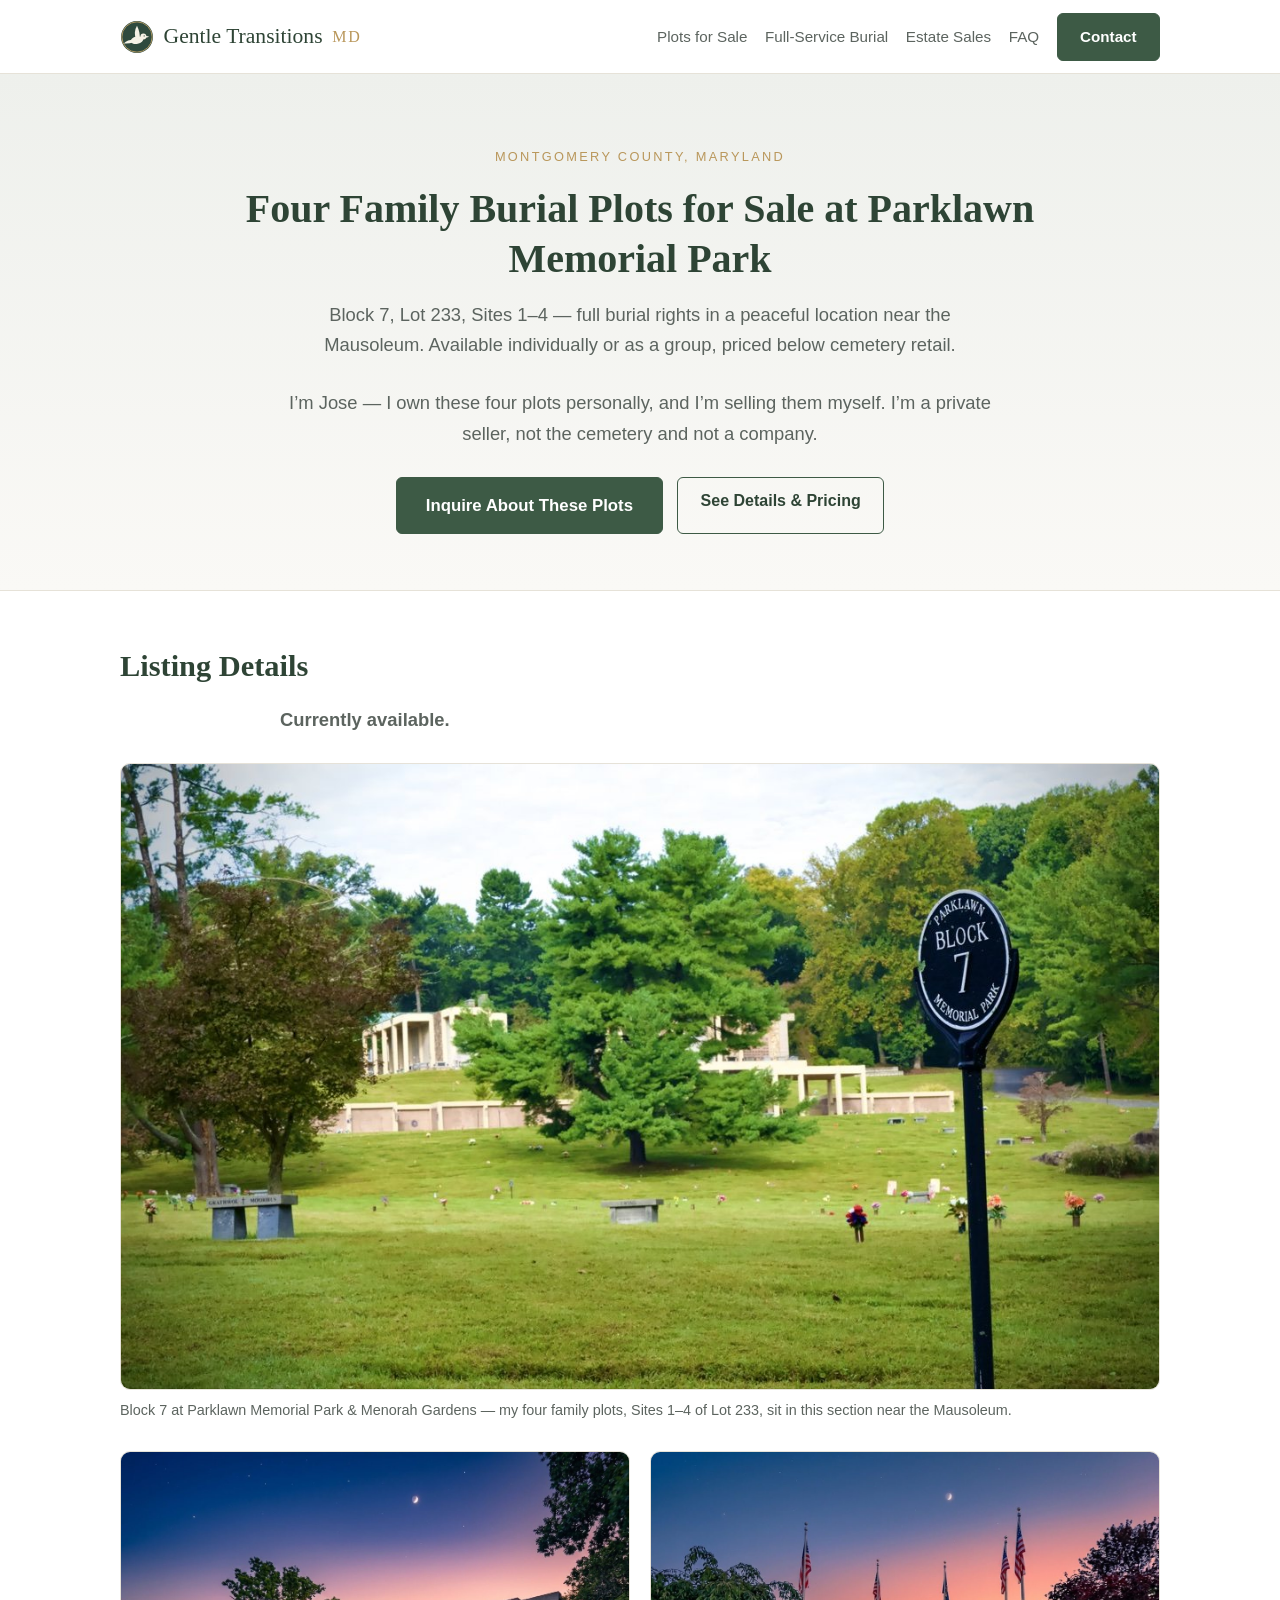
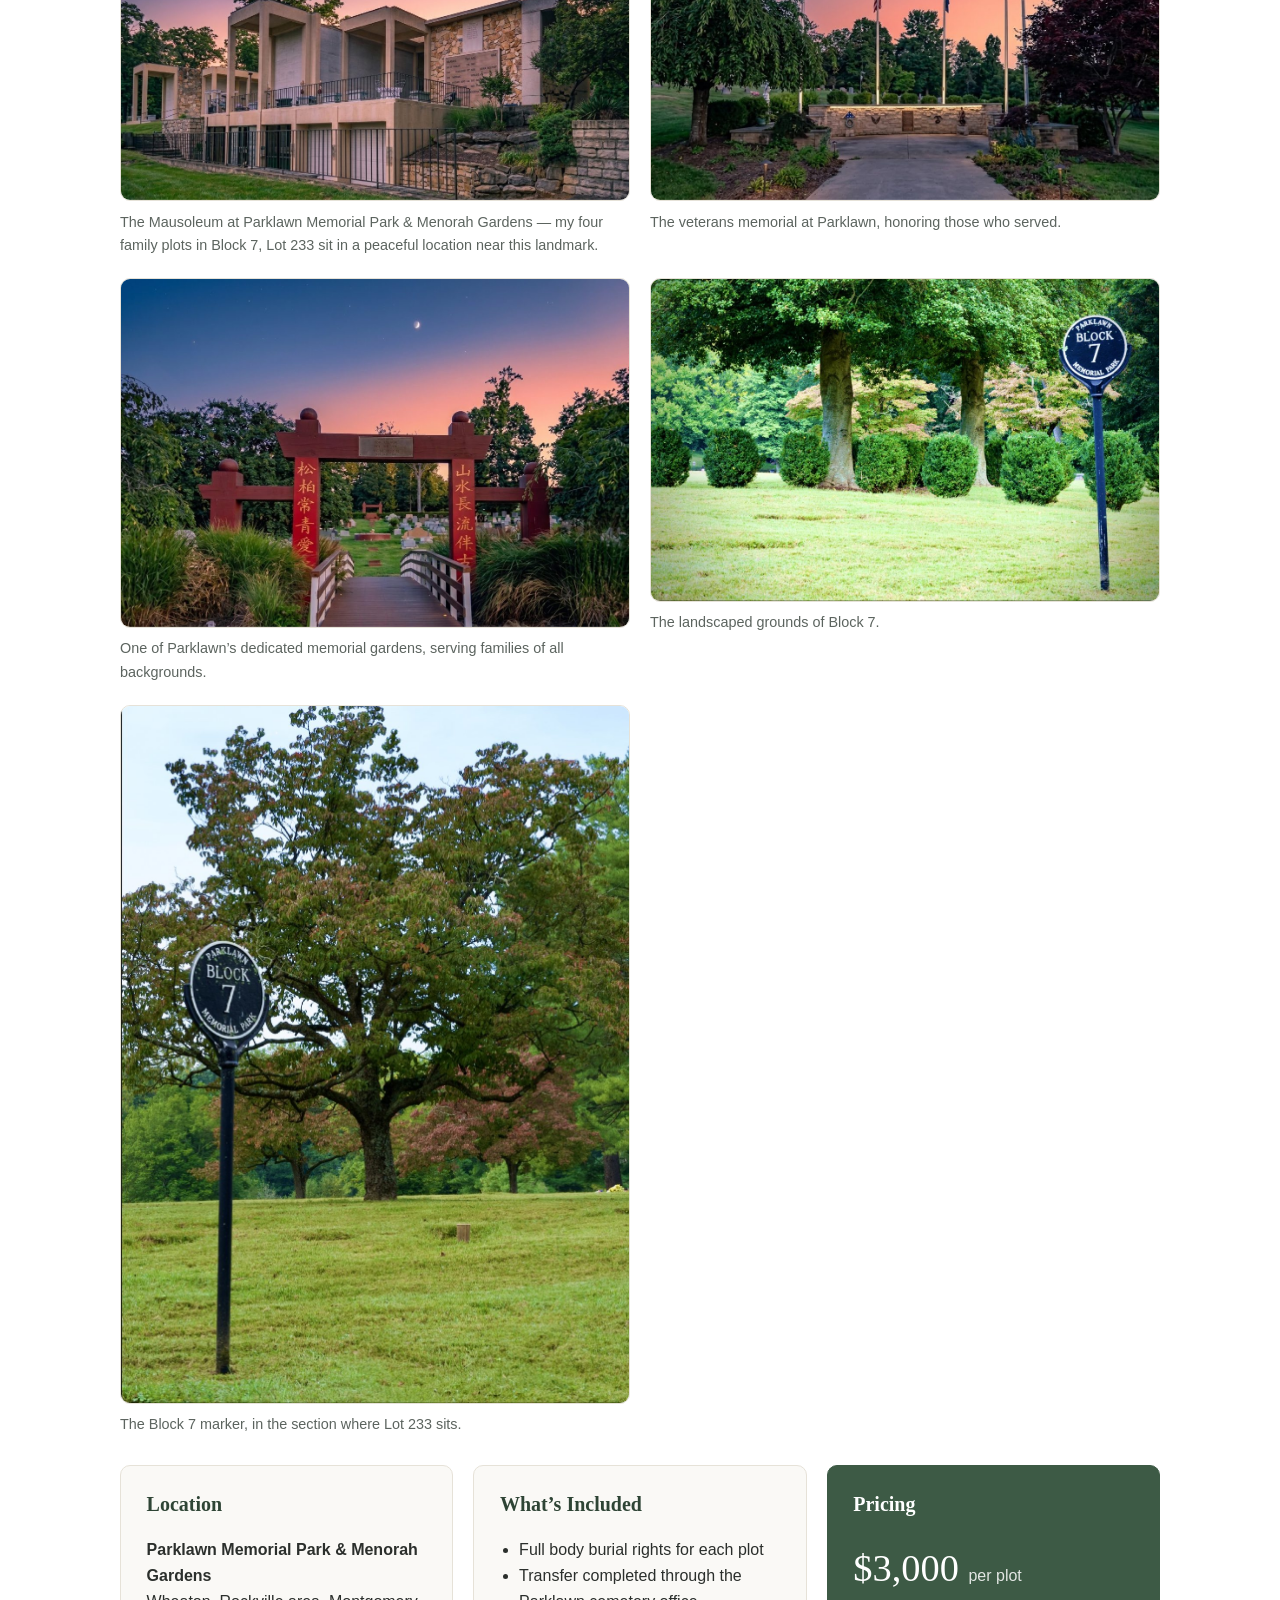
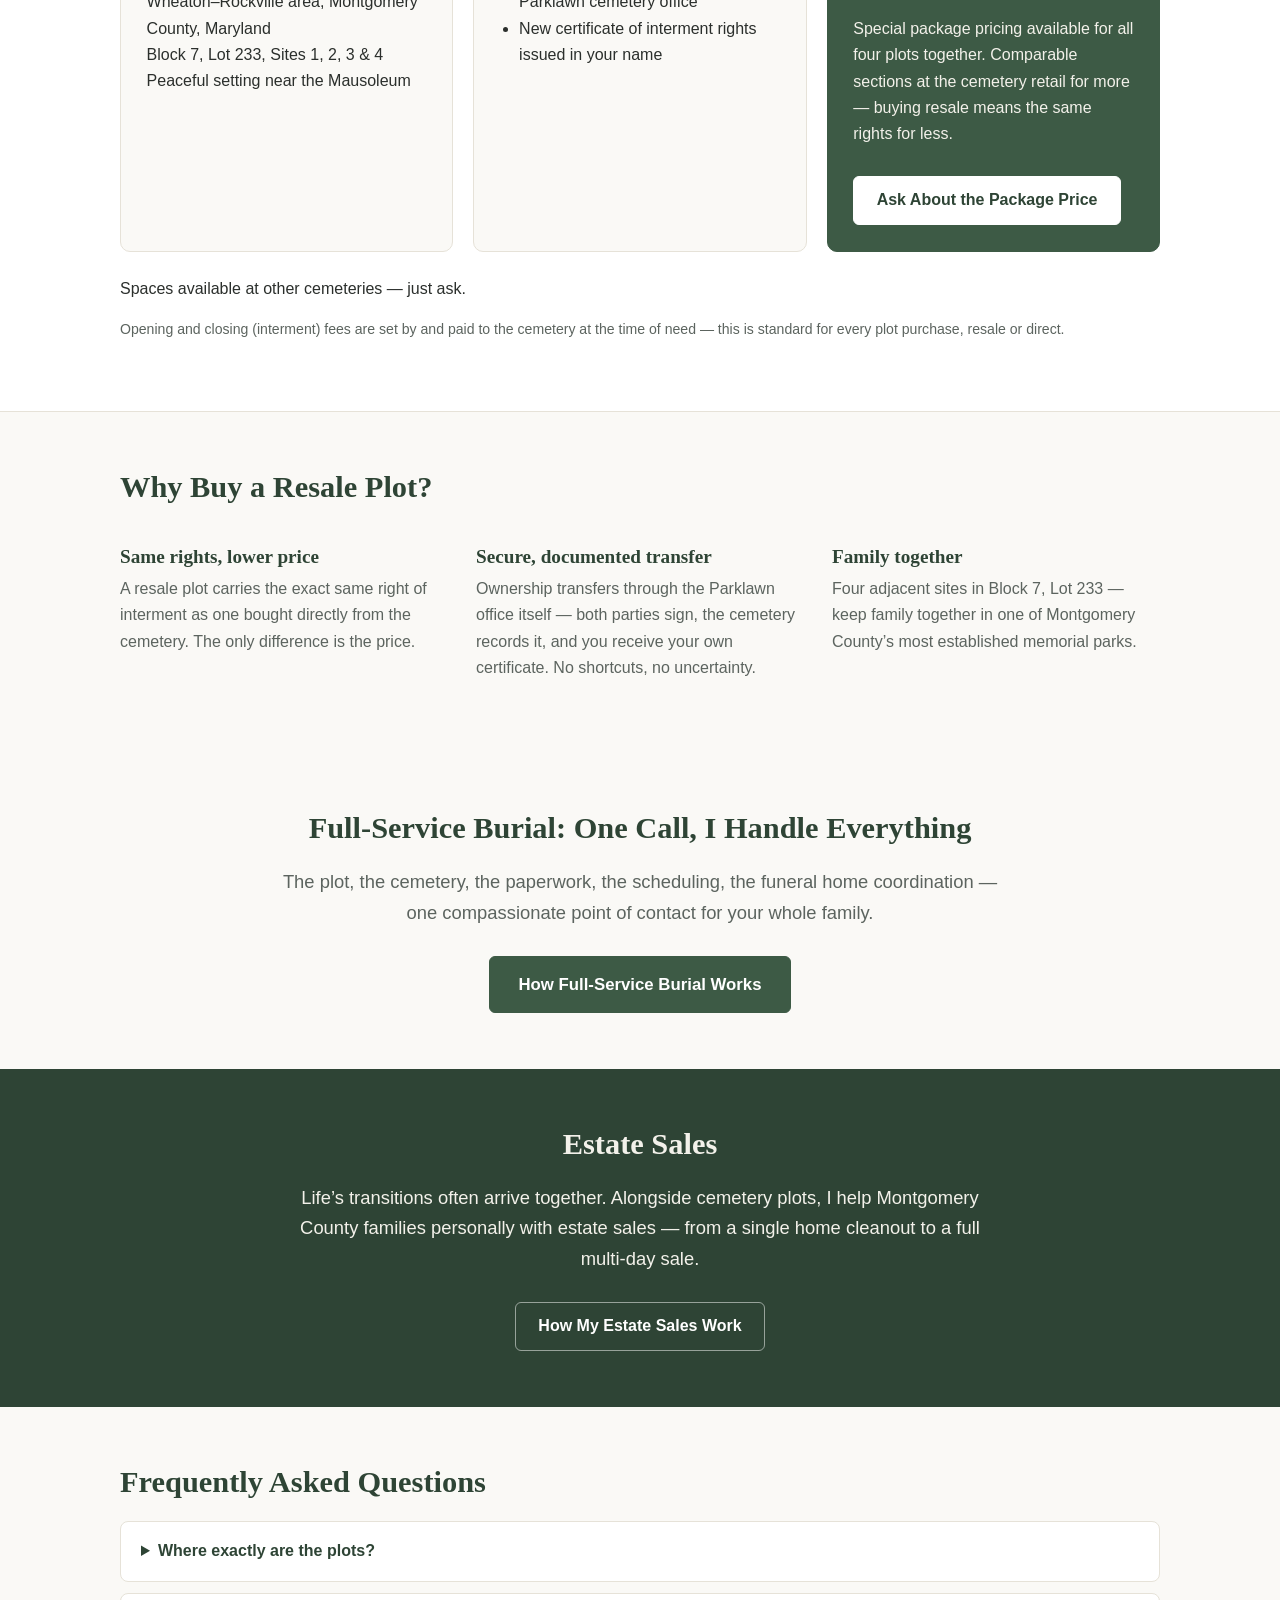
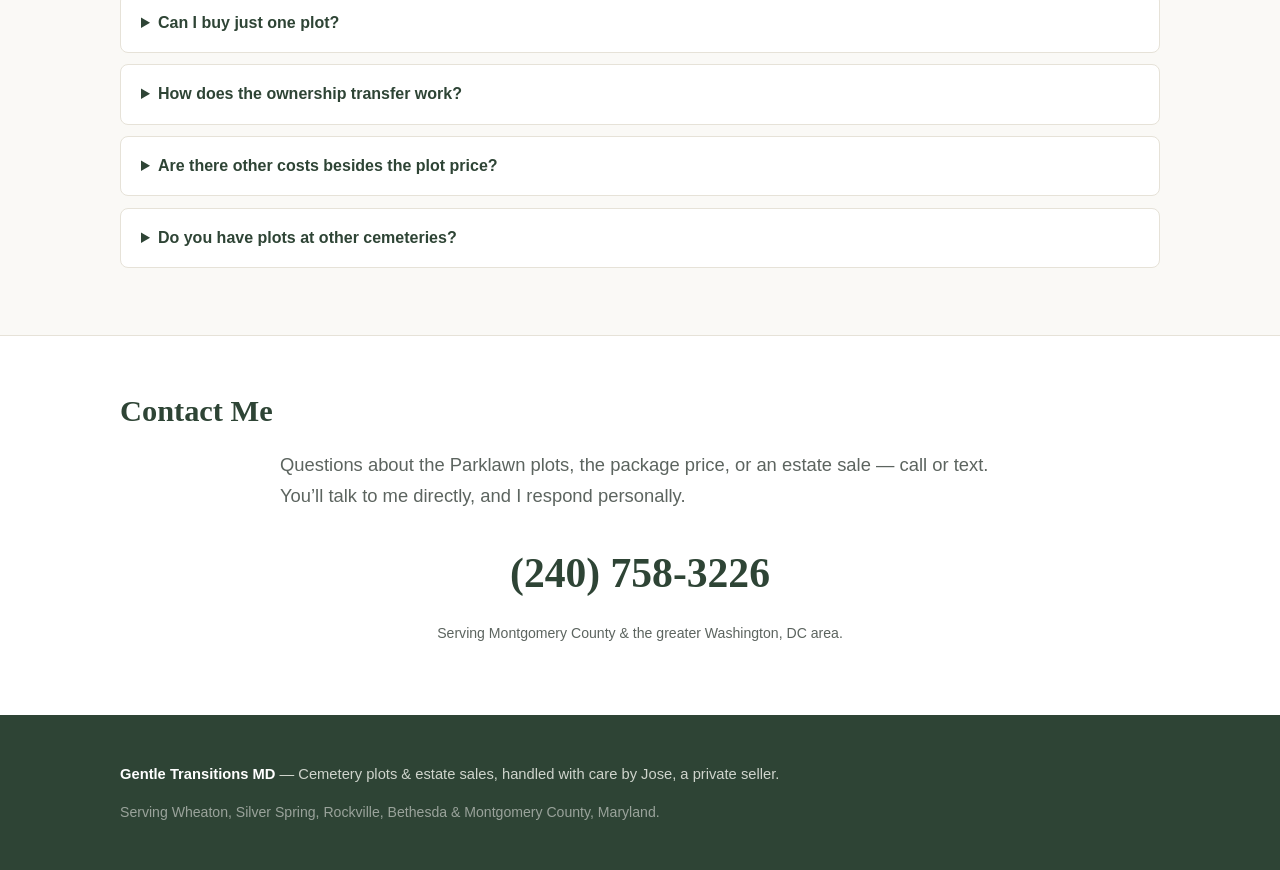
<file: index.html>
<!DOCTYPE html>
<html lang="en">
<head>
<meta charset="UTF-8">
<meta name="viewport" content="width=device-width, initial-scale=1.0">
<title>Cemetery Plots for Sale in Montgomery County, MD | Gentle Transitions MD</title>
<meta name="description" content="Cemetery plots for sale in Montgomery County, MD — four family burial plots at Parklawn Memorial Park & Menorah Gardens. Block 7, Lot 233, Sites 1–4. $3,000 per plot, full burial rights.">
<link rel="canonical" href="https://gentletransitionsmd.com/">
<meta property="og:title" content="Cemetery Plots for Sale in Montgomery County, MD | Gentle Transitions MD">
<meta property="og:description" content="Four family burial plots at Parklawn Memorial Park — Block 7, Lot 233, Sites 1–4. $3,000 per plot, near the Mausoleum.">
<meta property="og:type" content="website">
<meta property="og:image" content="https://gentletransitionsmd.com/images/parklawn-memorial-park-block-7-mausoleum-view-rockville-md.jpg">
<meta property="og:image:width" content="1170">
<meta property="og:image:height" content="704">
<meta property="og:image:alt" content="Block 7 marker at Parklawn Memorial Park with the Mausoleum in the background">
<meta name="twitter:image" content="https://gentletransitionsmd.com/images/parklawn-memorial-park-block-7-mausoleum-view-rockville-md.jpg">
<meta name="twitter:card" content="summary_large_image">
<meta name="twitter:title" content="Cemetery Plots for Sale in Montgomery County, MD | Gentle Transitions MD">
<meta name="twitter:description" content="Four family burial plots at Parklawn Memorial Park — Block 7, Lot 233, Sites 1–4. $3,000 per plot, near the Mausoleum.">
<meta property="og:url" content="https://gentletransitionsmd.com/">
<link rel="stylesheet" href="/styles.css">
<link rel="icon" href="/favicon.ico" sizes="48x48">
<link rel="icon" type="image/png" sizes="48x48" href="/favicon-48x48.png">
<link rel="icon" type="image/png" sizes="192x192" href="/favicon-192x192.png">
<link rel="apple-touch-icon" href="/apple-touch-icon.png">
<link rel="icon" href="/favicon.svg" type="image/svg+xml">
<script type="application/ld+json">
{
  "@context": "https://schema.org",
  "@type": "FAQPage",
  "mainEntity": [
    {"@type": "Question", "name": "Where exactly are the plots located?",
     "acceptedAnswer": {"@type": "Answer", "text": "Block 7, Lot 233, Sites 1, 2, 3, and 4 at Parklawn Memorial Park & Menorah Gardens, in the Wheaton–Rockville area of Montgomery County, Maryland, near the Mausoleum."}},
    {"@type": "Question", "name": "What does each plot include?",
     "acceptedAnswer": {"@type": "Answer", "text": "Each plot includes full body burial rights (right of interment). Opening and closing (interment) fees are set by and paid to the cemetery at the time of need, which is standard for all plot purchases."}},
    {"@type": "Question", "name": "Can I buy just one plot?",
     "acceptedAnswer": {"@type": "Answer", "text": "Yes. Plots are available individually at $3,000 each, or as a group of four with a special package price."}},
    {"@type": "Question", "name": "How does the ownership transfer work?",
     "acceptedAnswer": {"@type": "Answer", "text": "Transfers are completed through the Parklawn cemetery office. Both parties sign the cemetery's transfer paperwork (quitclaim), the buyer pays the cemetery's transfer fee, and Parklawn issues a new certificate of interment rights in the buyer's name."}},
    {"@type": "Question", "name": "Why buy a resale plot instead of buying from the cemetery?",
     "acceptedAnswer": {"@type": "Answer", "text": "Resale plots carry the exact same burial rights as plots bought directly from the cemetery, but are typically priced below current cemetery retail. You also gain access to sections the cemetery may no longer sell directly."}},
    {"@type": "Question", "name": "Do you serve areas outside Montgomery County?",
     "acceptedAnswer": {"@type": "Answer", "text": "My plots are in Montgomery County, Maryland. I buy and sell plots as a private individual at cemeteries throughout the greater Washington DC area. Contact me about a specific cemetery."}}
  ]
}
</script>
<script type="application/ld+json">
{
  "@context": "https://schema.org",
  "@type": "Product",
  "name": "Family Burial Plots — Parklawn Memorial Park, Block 7 Lot 233",
  "description": "Four family burial plots (Sites 1–4) at Parklawn Memorial Park & Menorah Gardens, Montgomery County MD. Full body burial rights, near the Mausoleum.",
  "image": "https://gentletransitionsmd.com/images/parklawn-memorial-park-block-7-mausoleum-view-rockville-md.jpg",
  "brand": {"@type": "Brand", "name": "Gentle Transitions MD"},
  "offers": {
    "@type": "Offer",
    "price": "3000",
    "priceCurrency": "USD",
    "availability": "https://schema.org/InStock",
    "areaServed": "Montgomery County, Maryland"
  }
}
</script>
</head>
<body>
<header class="site-header">
  <div class="wrap">
    <a class="brand" href="/"><svg class="brand-mark" width="34" height="34" viewBox="0 0 64 64" aria-hidden="true"><circle cx="32" cy="32" r="30" fill="#2f4a3e"/><circle cx="32" cy="32" r="28.5" fill="none" stroke="#c9a86a" stroke-width="1.5"/><g fill="#f5f1e6"><path d="M25 37 C18 37, 12 39, 7 44 C13 44.5, 19 44, 25 42.5 Z"/><ellipse cx="32" cy="38" rx="12" ry="7" transform="rotate(-12 32 38)"/><path d="M30 36 C27 28, 27 19, 32 11 C36 19, 38 28, 37 35 Z"/><circle cx="44" cy="31" r="5.5"/><path d="M49 29.5 L55 31.5 L49 33.5 Z"/><circle cx="45.5" cy="30" r="1.1" fill="#2f4a3e"/></g></svg>Gentle Transitions <span>MD</span></a>
    <nav>
      <a href="#plots">Plots for Sale</a>
      <a href="/full-service-burial.html">Full-Service Burial</a>
      <a href="/estate-sales.html">Estate Sales</a>
      <a href="#faq">FAQ</a>
      <a href="#contact" class="btn">Contact</a>
    </nav>
  </div>
</header>

<main>
<section class="hero">
  <div class="wrap">
    <p class="kicker">Montgomery County, Maryland</p>
    <h1>Four Family Burial Plots for Sale at Parklawn Memorial Park</h1>
    <p class="lede">Block 7, Lot 233, Sites 1&ndash;4 &mdash; full burial rights in a peaceful location near the Mausoleum. Available individually or as a group, priced below cemetery retail.</p>
    <p class="lede">I&rsquo;m Jose &mdash; I own these four plots personally, and I&rsquo;m selling them myself. I&rsquo;m a private seller, not the cemetery and not a company.</p>
    <div class="hero-cta">
      <a href="#contact" class="btn btn-large">Inquire About These Plots</a>
      <a href="#plots" class="btn btn-ghost">See Details &amp; Pricing</a>
    </div>
  </div>
</section>

<section id="plots" class="listing">
  <div class="wrap">
    <h2>Listing Details</h2>
    <p class="lede"><strong>Currently available.</strong></p>
    <figure class="listing-figure">
      <img src="/images/parklawn-memorial-park-block-7-mausoleum-view-rockville-md.jpg"
           alt="Block 7 marker at Parklawn Memorial Park with the Mausoleum in the background — family burial plots for sale in Block 7, Lot 233"
           title="Block 7 at Parklawn Memorial Park — burial plots for sale"
           width="1170" height="704" loading="lazy">
      <figcaption>Block 7 at Parklawn Memorial Park &amp; Menorah Gardens &mdash; my four family plots, Sites 1&ndash;4 of Lot 233, sit in this section near the Mausoleum.</figcaption>
    </figure>
    <div class="listing-gallery">
      <figure>
        <img src="/images/parklawn-memorial-park-mausoleum-rockville-md.jpg"
             alt="Mausoleum at Parklawn Memorial Park & Menorah Gardens, Rockville MD — family burial plots for sale nearby in Block 7, Lot 233"
             title="Parklawn Memorial Park Mausoleum — burial plots for sale nearby"
             width="1170" height="801" loading="lazy">
        <figcaption>The Mausoleum at Parklawn Memorial Park &amp; Menorah Gardens &mdash; my four family plots in Block 7, Lot 233 sit in a peaceful location near this landmark.</figcaption>
      </figure>
      <figure>
        <img src="/images/parklawn-memorial-park-veterans-memorial-rockville-md.jpg"
             alt="Veterans memorial with American flags at Parklawn Memorial Park, Rockville MD"
             title="Veterans memorial at Parklawn Memorial Park"
             width="1170" height="801" loading="lazy">
        <figcaption>The veterans memorial at Parklawn, honoring those who served.</figcaption>
      </figure>
      <figure>
        <img src="/images/parklawn-memorial-park-garden-gate-rockville-md.jpg"
             alt="Memorial garden entrance at Parklawn Memorial Park & Menorah Gardens, Rockville MD"
             title="Memorial garden entrance at Parklawn Memorial Park"
             width="1170" height="801" loading="lazy">
        <figcaption>One of Parklawn&rsquo;s dedicated memorial gardens, serving families of all backgrounds.</figcaption>
      </figure>
      <figure>
        <img src="/images/parklawn-memorial-park-block-7-grounds-rockville-md.jpg"
             alt="Block 7 marker overlooking the landscaped grounds of Parklawn Memorial Park"
             title="The landscaped grounds of Block 7 at Parklawn Memorial Park"
             width="1170" height="741" loading="lazy">
        <figcaption>The landscaped grounds of Block 7.</figcaption>
      </figure>
      <figure>
        <img src="/images/parklawn-memorial-park-block-7-marker-tree-rockville-md.jpg"
             alt="Block 7 marker beside a mature tree at Parklawn Memorial Park"
             title="Block 7 marker at Parklawn Memorial Park"
             width="1021" height="1400" loading="lazy">
        <figcaption>The Block 7 marker, in the section where Lot 233 sits.</figcaption>
      </figure>
    </div>
    <div class="cards">
      <div class="card">
        <h3>Location</h3>
        <p><strong>Parklawn Memorial Park &amp; Menorah Gardens</strong><br>
        Wheaton&ndash;Rockville area, Montgomery County, Maryland<br>
        Block 7, Lot 233, Sites 1, 2, 3 &amp; 4<br>
        Peaceful setting near the Mausoleum</p>
      </div>
      <div class="card">
        <h3>What&rsquo;s Included</h3>
        <ul>
          <li>Full body burial rights for each plot</li>
          <li>Transfer completed through the Parklawn cemetery office</li>
          <li>New certificate of interment rights issued in your name</li>
        </ul>
      </div>
      <div class="card highlight">
        <h3>Pricing</h3>
        <p class="price">$3,000 <span>per plot</span></p>
        <p>Special package pricing available for all four plots together. Comparable sections at the cemetery retail for more &mdash; buying resale means the same rights for less.</p>
        <a href="#contact" class="btn">Ask About the Package Price</a>
      </div>
    </div>
    <p>Spaces available at other cemeteries &mdash; just ask.</p>
    <p class="fine">Opening and closing (interment) fees are set by and paid to the cemetery at the time of need &mdash; this is standard for every plot purchase, resale or direct.</p>
  </div>
</section>

<section class="why">
  <div class="wrap">
    <h2>Why Buy a Resale Plot?</h2>
    <div class="cols">
      <div>
        <h3>Same rights, lower price</h3>
        <p>A resale plot carries the exact same right of interment as one bought directly from the cemetery. The only difference is the price.</p>
      </div>
      <div>
        <h3>Secure, documented transfer</h3>
        <p>Ownership transfers through the Parklawn office itself &mdash; both parties sign, the cemetery records it, and you receive your own certificate. No shortcuts, no uncertainty.</p>
      </div>
      <div>
        <h3>Family together</h3>
        <p>Four adjacent sites in Block 7, Lot 233 &mdash; keep family together in one of Montgomery County&rsquo;s most established memorial parks.</p>
      </div>
    </div>
  </div>
</section>

<section class="why" style="text-align:center">
  <div class="wrap">
    <h2>Full-Service Burial: One Call, I Handle Everything</h2>
    <p class="lede">The plot, the cemetery, the paperwork, the scheduling, the funeral home coordination &mdash; one compassionate point of contact for your whole family.</p>
    <a href="/full-service-burial.html" class="btn btn-large">How Full-Service Burial Works</a>
  </div>
</section>

<section id="estate-sales" class="estates">
  <div class="wrap">
    <h2>Estate Sales</h2>
    <p class="lede">Life&rsquo;s transitions often arrive together. Alongside cemetery plots, I help Montgomery County families personally with estate sales &mdash; from a single home cleanout to a full multi-day sale.</p>
    <a href="/estate-sales.html" class="btn btn-ghost">How My Estate Sales Work</a>
  </div>
</section>

<section id="faq" class="faq">
  <div class="wrap">
    <h2>Frequently Asked Questions</h2>
    <details>
      <summary>Where exactly are the plots?</summary>
      <p>Block 7, Lot 233, Sites 1, 2, 3, and 4 at Parklawn Memorial Park &amp; Menorah Gardens, in the Wheaton&ndash;Rockville area of Montgomery County, Maryland &mdash; near the Mausoleum.</p>
    </details>
    <details>
      <summary>Can I buy just one plot?</summary>
      <p>Yes. Each plot is $3,000 individually, or ask about special package pricing for all four together.</p>
    </details>
    <details>
      <summary>How does the ownership transfer work?</summary>
      <p>I complete the transfer with you through the Parklawn cemetery office. We both sign the cemetery&rsquo;s transfer paperwork, the buyer pays the cemetery&rsquo;s transfer fee, and Parklawn issues a new certificate of interment rights in the buyer&rsquo;s name.</p>
    </details>
    <details>
      <summary>Are there other costs besides the plot price?</summary>
      <p>Yes &mdash; as with any cemetery purchase, opening and closing (interment) fees are paid to the cemetery at the time of need, plus any memorial or marker you choose.</p>
    </details>
    <details>
      <summary>Do you have plots at other cemeteries?</summary>
      <p>I buy and sell plots as a private individual at cemeteries throughout the greater Washington, DC area. <a href="#contact">Contact me</a> about a specific cemetery.</p>
    </details>
  </div>
</section>

<section id="contact" class="contact">
  <div class="wrap">
    <h2>Contact Me</h2>
    <p class="lede">Questions about the Parklawn plots, the package price, or an estate sale &mdash; call or text. You&rsquo;ll talk to me directly, and I respond personally.</p>
    <div class="contact-grid contact-simple">
      <a class="phone-big" href="tel:+12407583226">(240) 758-3226</a>
      <p class="fine">Serving Montgomery County &amp; the greater Washington, DC area.</p>
    </div>
  </div>
</section>
</main>

<footer>
  <div class="wrap">
    <p><strong>Gentle Transitions MD</strong> &mdash; Cemetery plots &amp; estate sales, handled with care by Jose, a private seller.</p>
    <p class="fine">Serving Wheaton, Silver Spring, Rockville, Bethesda &amp; Montgomery County, Maryland.</p>
  </div>
</footer>
</body>
</html>
</file>
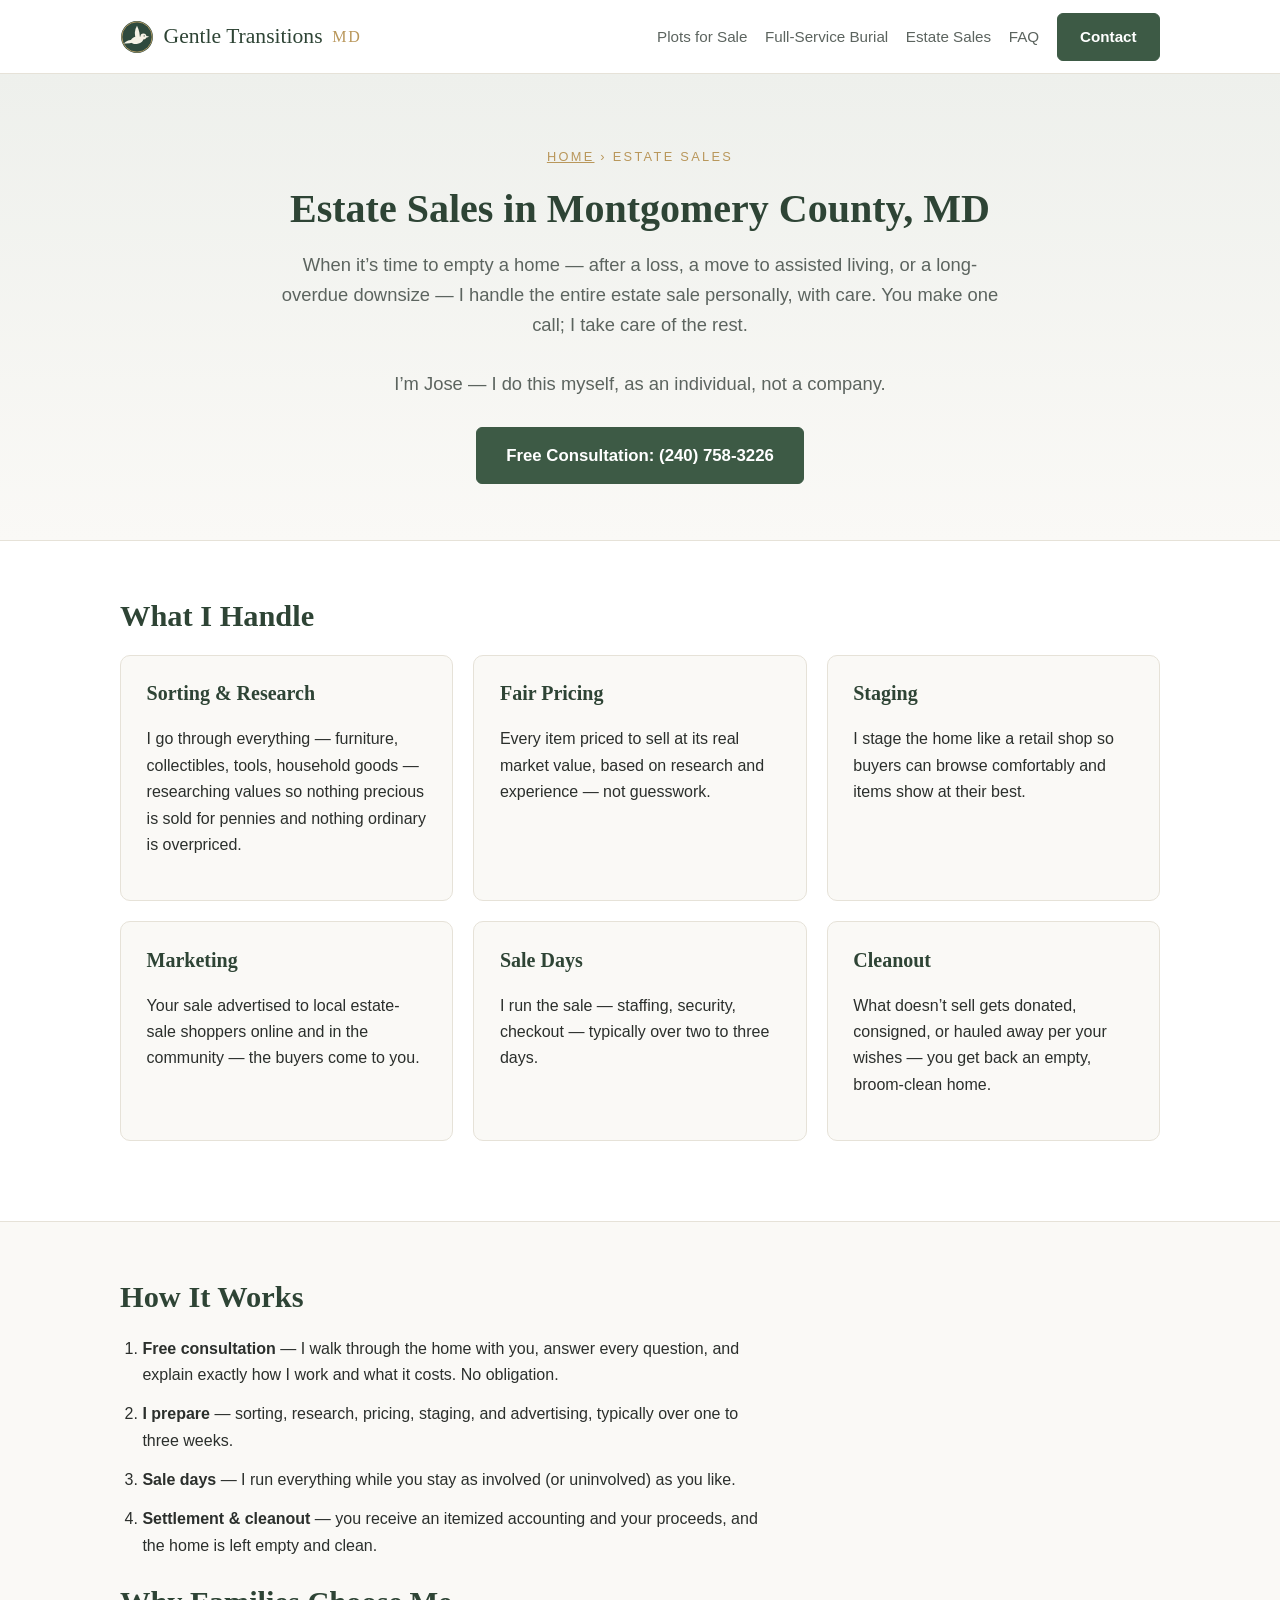
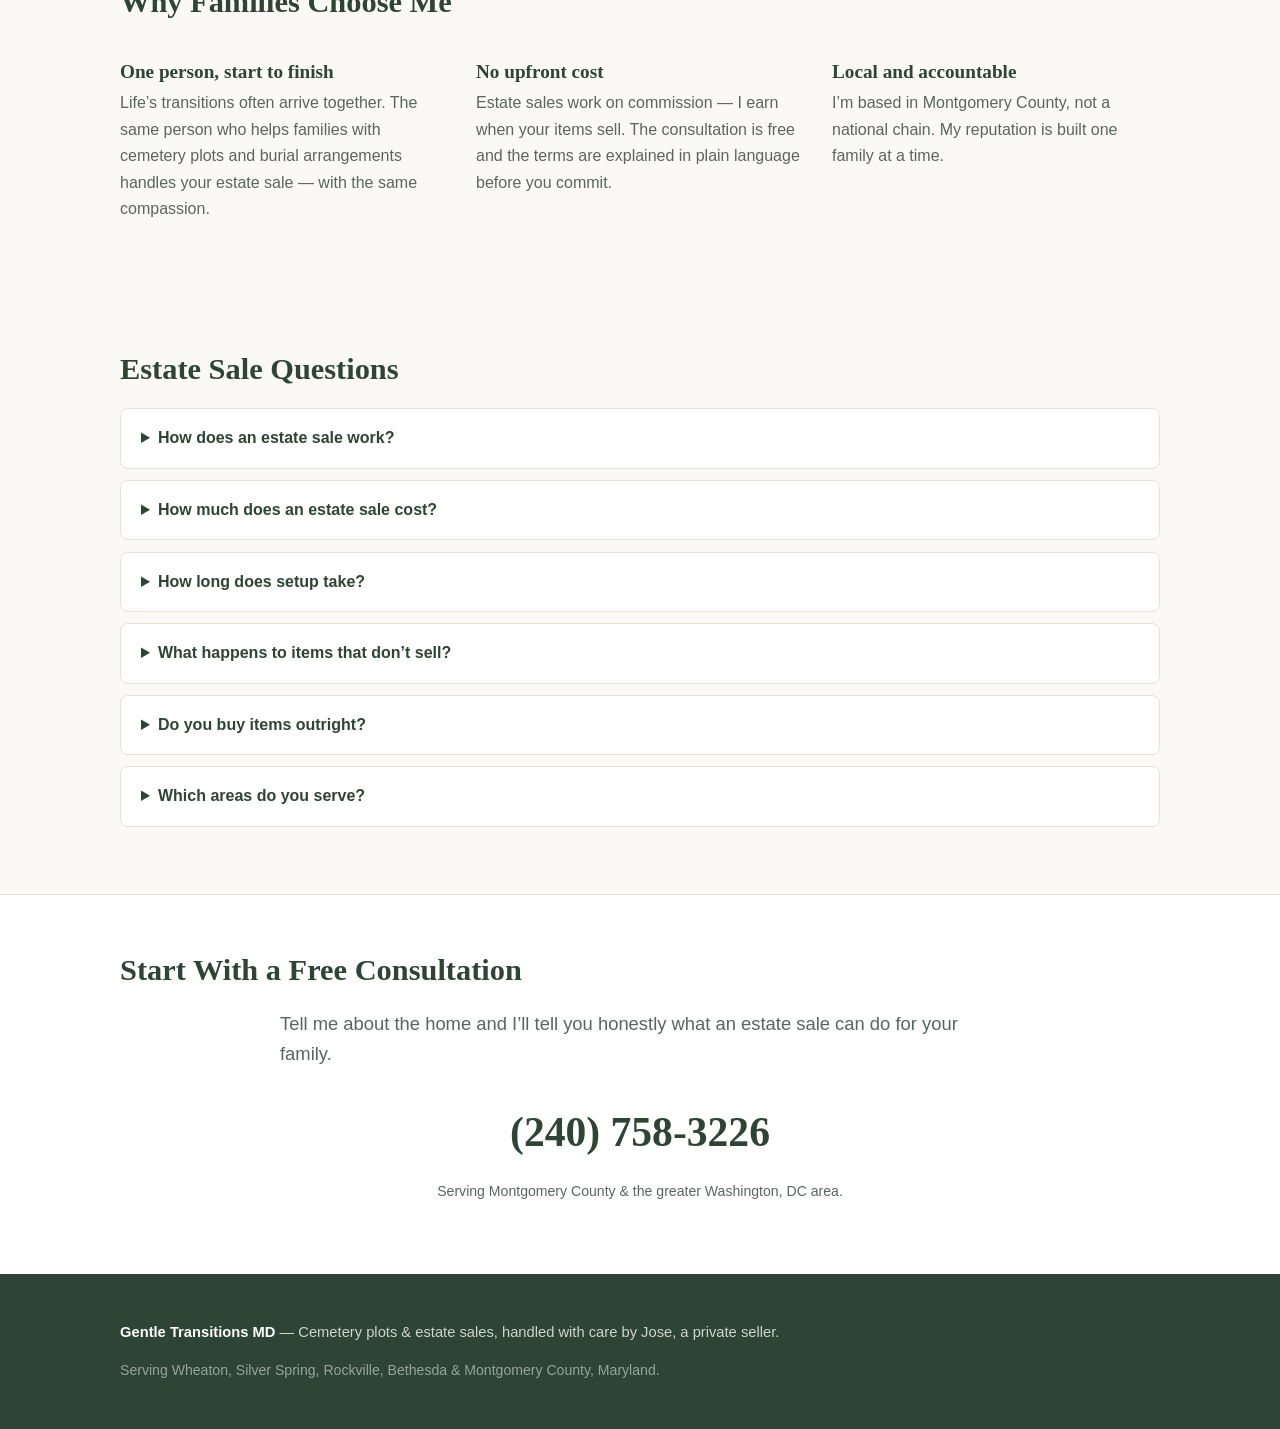
<file: estate-sales.html>
<!DOCTYPE html>
<html lang="en">
<head>
<meta charset="UTF-8">
<meta name="viewport" content="width=device-width, initial-scale=1.0">
<title>Estate Sales in Montgomery County, MD | Gentle Transitions MD</title>
<meta name="description" content="Compassionate estate sales in Montgomery County, MD, handled personally by Jose — from a single home cleanout to a full multi-day sale. Free consultation: (240) 758-3226.">
<link rel="canonical" href="https://gentletransitionsmd.com/estate-sales.html">
<meta property="og:title" content="Estate Sales in Montgomery County, MD | Gentle Transitions MD">
<meta property="og:description" content="Estate sales, handled personally — sorting, pricing, staging, marketing, sale days, and cleanout. I handle it all.">
<meta property="og:type" content="website">
<meta property="og:url" content="https://gentletransitionsmd.com/estate-sales.html">
<meta property="og:image" content="https://gentletransitionsmd.com/images/og-image.png">
<meta property="og:image:alt" content="Gentle Transitions MD — cemetery plots, estate sales, and full-service burial in Montgomery County, MD">
<meta name="twitter:card" content="summary_large_image">
<meta name="twitter:title" content="Estate Sales in Montgomery County, MD | Gentle Transitions MD">
<meta name="twitter:description" content="Estate sales, handled personally — sorting, pricing, staging, marketing, sale days, and cleanout. I handle it all.">
<link rel="stylesheet" href="/styles.css">
<link rel="icon" href="/favicon.ico" sizes="48x48">
<link rel="icon" type="image/png" sizes="48x48" href="/favicon-48x48.png">
<link rel="icon" type="image/png" sizes="192x192" href="/favicon-192x192.png">
<link rel="apple-touch-icon" href="/apple-touch-icon.png">
<link rel="icon" href="/favicon.svg" type="image/svg+xml">
<script type="application/ld+json">
{
  "@context": "https://schema.org",
  "@type": "Service",
  "name": "Estate Sale Services — Montgomery County, MD",
  "provider": {"@type": "Person", "name": "Jose", "telephone": "+12407583226", "areaServed": "Montgomery County, Maryland"},
  "areaServed": "Montgomery County, Maryland",
  "description": "Estate sales handled personally: consultation, sorting, pricing, staging, marketing, multi-day sales, and cleanout."
}
</script>
<script type="application/ld+json">
{
  "@context": "https://schema.org",
  "@type": "FAQPage",
  "mainEntity": [
    {"@type": "Question", "name": "How does an estate sale work?",
     "acceptedAnswer": {"@type": "Answer", "text": "I start with a free consultation at the home, then handle everything: sorting and researching items, fair pricing, staging the home, advertising the sale, running the sale days, and final cleanout of what remains."}},
    {"@type": "Question", "name": "How much does an estate sale cost?",
     "acceptedAnswer": {"@type": "Answer", "text": "Estate sale companies typically work on commission — a percentage of total sales. Call (240) 758-3226 for a free consultation and a clear explanation of terms before you commit to anything."}},
    {"@type": "Question", "name": "How long does it take to set up an estate sale?",
     "acceptedAnswer": {"@type": "Answer", "text": "Most sales take one to three weeks of preparation depending on the size of the home and the volume of items. If you're on a tight timeline, call me — I can often move faster."}},
    {"@type": "Question", "name": "What happens to items that don't sell?",
     "acceptedAnswer": {"@type": "Answer", "text": "I discuss this with you up front. Options include donation (with receipts for your taxes), consignment, or cleanout and haul-away — your choice."}},
    {"@type": "Question", "name": "Do you buy items outright instead of running a sale?",
     "acceptedAnswer": {"@type": "Answer", "text": "In some cases, yes — for select items or entire small estates I can make a direct cash offer. Ask during your free consultation."}},
    {"@type": "Question", "name": "Which areas do you serve?",
     "acceptedAnswer": {"@type": "Answer", "text": "Montgomery County, Maryland — including Wheaton, Silver Spring, Rockville, Bethesda, Takoma Park, Kensington, Chevy Chase, and Olney — plus the greater Washington, DC area."}}
  ]
}
</script>
</head>
<body>
<header class="site-header">
  <div class="wrap">
    <a class="brand" href="/"><svg class="brand-mark" width="34" height="34" viewBox="0 0 64 64" aria-hidden="true"><circle cx="32" cy="32" r="30" fill="#2f4a3e"/><circle cx="32" cy="32" r="28.5" fill="none" stroke="#c9a86a" stroke-width="1.5"/><g fill="#f5f1e6"><path d="M25 37 C18 37, 12 39, 7 44 C13 44.5, 19 44, 25 42.5 Z"/><ellipse cx="32" cy="38" rx="12" ry="7" transform="rotate(-12 32 38)"/><path d="M30 36 C27 28, 27 19, 32 11 C36 19, 38 28, 37 35 Z"/><circle cx="44" cy="31" r="5.5"/><path d="M49 29.5 L55 31.5 L49 33.5 Z"/><circle cx="45.5" cy="30" r="1.1" fill="#2f4a3e"/></g></svg>Gentle Transitions <span>MD</span></a>
    <nav>
      <a href="/#plots">Plots for Sale</a>
      <a href="/full-service-burial.html">Full-Service Burial</a>
      <a href="/estate-sales.html">Estate Sales</a>
      <a href="/#faq">FAQ</a>
      <a href="/#contact" class="btn">Contact</a>
    </nav>
  </div>
</header>

<main>
<section class="hero">
  <div class="wrap">
    <p class="kicker"><a href="/">Home</a> &rsaquo; Estate Sales</p>
    <h1>Estate Sales in Montgomery County, MD</h1>
    <p class="lede">When it&rsquo;s time to empty a home &mdash; after a loss, a move to assisted living, or a long-overdue downsize &mdash; I handle the entire estate sale personally, with care. You make one call; I take care of the rest.</p>
    <p class="lede">I&rsquo;m Jose &mdash; I do this myself, as an individual, not a company.</p>
    <div class="hero-cta">
      <a class="btn btn-large" href="tel:+12407583226">Free Consultation: (240) 758-3226</a>
    </div>
  </div>
</section>

<section class="listing">
  <div class="wrap">
    <h2>What I Handle</h2>
    <div class="cards">
      <div class="card">
        <h3>Sorting &amp; Research</h3>
        <p>I go through everything &mdash; furniture, collectibles, tools, household goods &mdash; researching values so nothing precious is sold for pennies and nothing ordinary is overpriced.</p>
      </div>
      <div class="card">
        <h3>Fair Pricing</h3>
        <p>Every item priced to sell at its real market value, based on research and experience &mdash; not guesswork.</p>
      </div>
      <div class="card">
        <h3>Staging</h3>
        <p>I stage the home like a retail shop so buyers can browse comfortably and items show at their best.</p>
      </div>
      <div class="card">
        <h3>Marketing</h3>
        <p>Your sale advertised to local estate-sale shoppers online and in the community &mdash; the buyers come to you.</p>
      </div>
      <div class="card">
        <h3>Sale Days</h3>
        <p>I run the sale &mdash; staffing, security, checkout &mdash; typically over two to three days.</p>
      </div>
      <div class="card">
        <h3>Cleanout</h3>
        <p>What doesn&rsquo;t sell gets donated, consigned, or hauled away per your wishes &mdash; you get back an empty, broom-clean home.</p>
      </div>
    </div>
  </div>
</section>

<section class="why">
  <div class="wrap">
    <h2>How It Works</h2>
    <ol class="steps">
      <li><strong>Free consultation</strong> &mdash; I walk through the home with you, answer every question, and explain exactly how I work and what it costs. No obligation.</li>
      <li><strong>I prepare</strong> &mdash; sorting, research, pricing, staging, and advertising, typically over one to three weeks.</li>
      <li><strong>Sale days</strong> &mdash; I run everything while you stay as involved (or uninvolved) as you like.</li>
      <li><strong>Settlement &amp; cleanout</strong> &mdash; you receive an itemized accounting and your proceeds, and the home is left empty and clean.</li>
    </ol>
    <h2>Why Families Choose Me</h2>
    <div class="cols">
      <div>
        <h3>One person, start to finish</h3>
        <p>Life&rsquo;s transitions often arrive together. The same person who helps families with cemetery plots and burial arrangements handles your estate sale &mdash; with the same compassion.</p>
      </div>
      <div>
        <h3>No upfront cost</h3>
        <p>Estate sales work on commission &mdash; I earn when your items sell. The consultation is free and the terms are explained in plain language before you commit.</p>
      </div>
      <div>
        <h3>Local and accountable</h3>
        <p>I&rsquo;m based in Montgomery County, not a national chain. My reputation is built one family at a time.</p>
      </div>
    </div>
  </div>
</section>

<section class="faq">
  <div class="wrap">
    <h2>Estate Sale Questions</h2>
    <details>
      <summary>How does an estate sale work?</summary>
      <p>I start with a free consultation at the home, then handle everything: sorting and researching items, fair pricing, staging, advertising, running the sale days, and final cleanout of what remains.</p>
    </details>
    <details>
      <summary>How much does an estate sale cost?</summary>
      <p>Estate sale companies typically work on commission &mdash; a percentage of total sales. Call <a href="tel:+12407583226">(240) 758-3226</a> for a free consultation and a clear explanation of terms before you commit to anything.</p>
    </details>
    <details>
      <summary>How long does setup take?</summary>
      <p>Most sales take one to three weeks of preparation depending on the home&rsquo;s size and volume. On a tight timeline? Call me &mdash; I can often move faster.</p>
    </details>
    <details>
      <summary>What happens to items that don&rsquo;t sell?</summary>
      <p>I discuss this with you up front: donation (with tax receipts), consignment, or cleanout and haul-away &mdash; your choice.</p>
    </details>
    <details>
      <summary>Do you buy items outright?</summary>
      <p>In some cases, yes &mdash; for select items or entire small estates I can make a direct cash offer. Ask during your free consultation.</p>
    </details>
    <details>
      <summary>Which areas do you serve?</summary>
      <p>Montgomery County, Maryland &mdash; Wheaton, Silver Spring, Rockville, Bethesda, Takoma Park, Kensington, Chevy Chase, Olney &mdash; plus the greater Washington, DC area.</p>
    </details>
  </div>
</section>

<section class="contact">
  <div class="wrap">
    <h2>Start With a Free Consultation</h2>
    <p class="lede">Tell me about the home and I&rsquo;ll tell you honestly what an estate sale can do for your family.</p>
    <div class="contact-grid contact-simple">
      <a class="phone-big" href="tel:+12407583226">(240) 758-3226</a>
      <p class="fine">Serving Montgomery County &amp; the greater Washington, DC area.</p>
    </div>
  </div>
</section>
</main>

<footer>
  <div class="wrap">
    <p><strong>Gentle Transitions MD</strong> &mdash; Cemetery plots &amp; estate sales, handled with care by Jose, a private seller.</p>
    <p class="fine">Serving Wheaton, Silver Spring, Rockville, Bethesda &amp; Montgomery County, Maryland.</p>
  </div>
</footer>
</body>
</html>
</file>
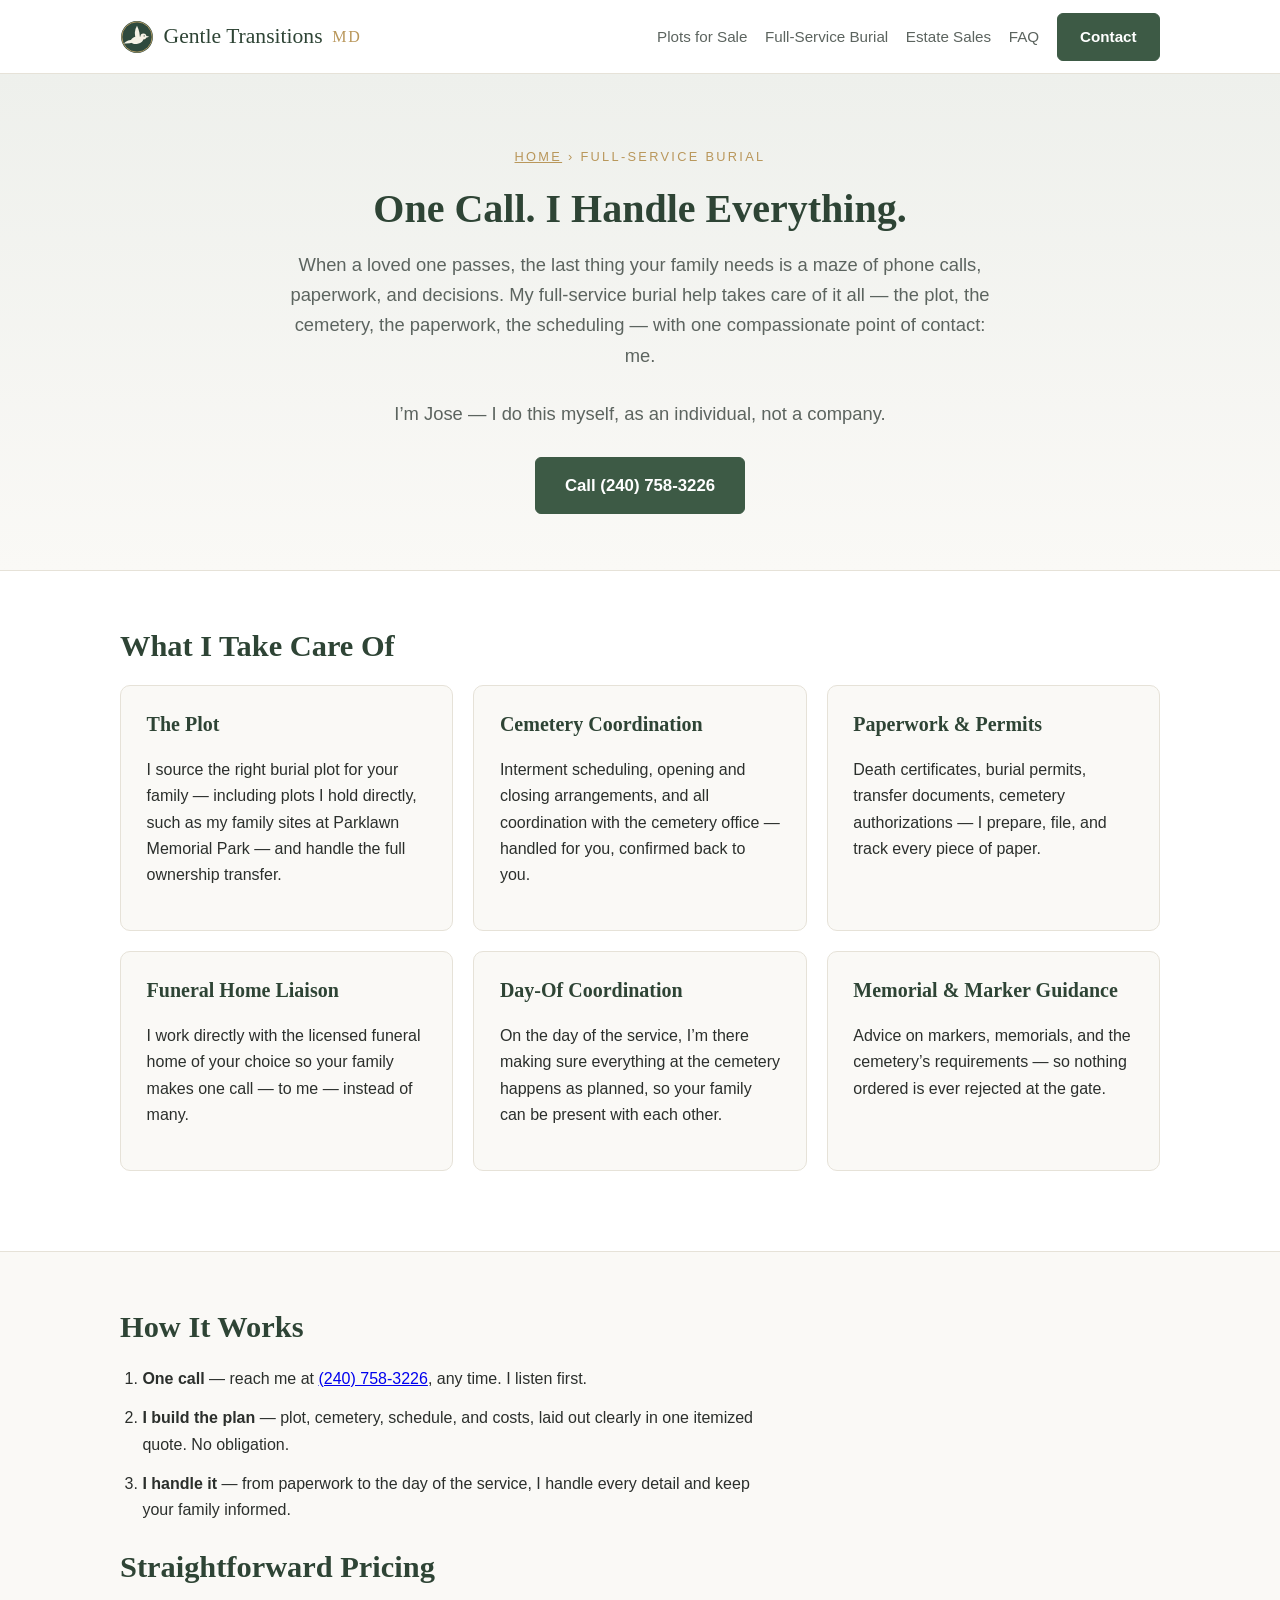
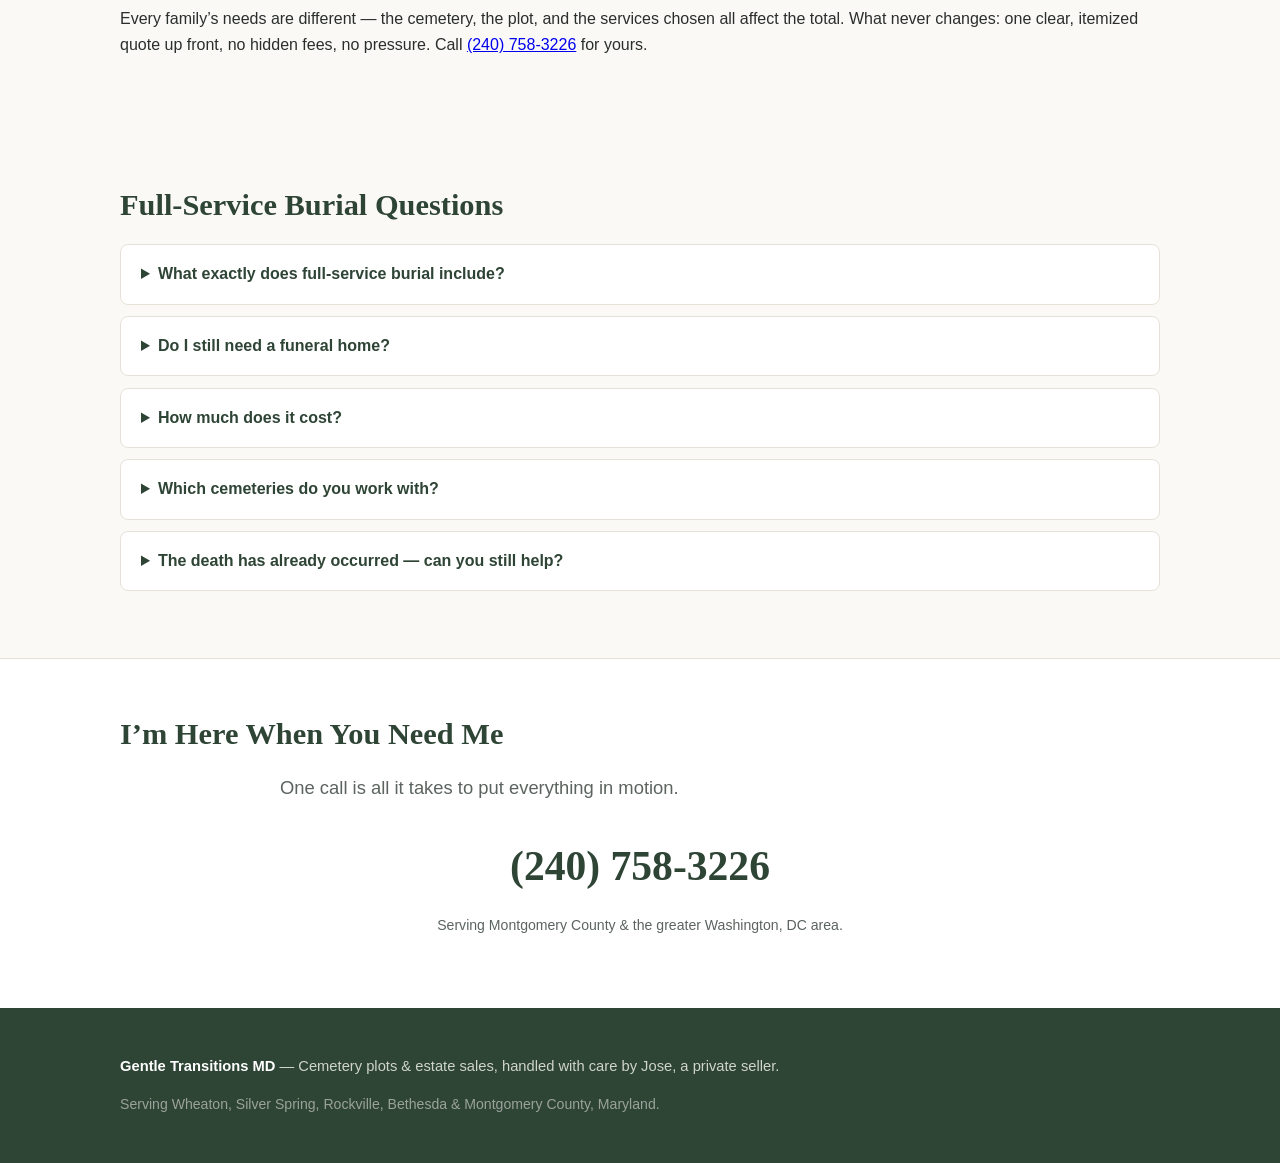
<file: full-service-burial.html>
<!DOCTYPE html>
<html lang="en">
<head>
<meta charset="UTF-8">
<meta name="viewport" content="width=device-width, initial-scale=1.0">
<title>Full-Service Burial in Montgomery County, MD | Gentle Transitions MD</title>
<meta name="description" content="Full-service burial in Montgomery County, MD — one call and I handle everything: the plot, cemetery coordination, paperwork, scheduling, and funeral home liaison. (240) 758-3226.">
<link rel="canonical" href="https://gentletransitionsmd.com/full-service-burial.html">
<meta property="og:title" content="Full-Service Burial — I Handle Everything | Gentle Transitions MD">
<meta property="og:description" content="One call. I take care of everything: plot, cemetery, paperwork, scheduling, funeral home coordination.">
<meta property="og:type" content="website">
<meta property="og:url" content="https://gentletransitionsmd.com/full-service-burial.html">
<meta property="og:image" content="https://gentletransitionsmd.com/images/og-image.png">
<meta property="og:image:alt" content="Gentle Transitions MD — cemetery plots, estate sales, and full-service burial in Montgomery County, MD">
<meta name="twitter:card" content="summary_large_image">
<meta name="twitter:title" content="Full-Service Burial — I Handle Everything | Gentle Transitions MD">
<meta name="twitter:description" content="One call. I take care of everything: plot, cemetery, paperwork, scheduling, funeral home coordination.">
<link rel="stylesheet" href="/styles.css">
<link rel="icon" href="/favicon.ico" sizes="48x48">
<link rel="icon" type="image/png" sizes="48x48" href="/favicon-48x48.png">
<link rel="icon" type="image/png" sizes="192x192" href="/favicon-192x192.png">
<link rel="apple-touch-icon" href="/apple-touch-icon.png">
<link rel="icon" href="/favicon.svg" type="image/svg+xml">
<script type="application/ld+json">
{
  "@context": "https://schema.org",
  "@type": "FAQPage",
  "mainEntity": [
    {"@type": "Question", "name": "What does your full-service burial include?",
     "acceptedAnswer": {"@type": "Answer", "text": "I handle the burial plot, all cemetery coordination and scheduling, transfer and interment paperwork, permits and certificates guidance, liaison with your chosen funeral home, and day-of coordination — one point of contact for the family."}},
    {"@type": "Question", "name": "Do I still need a funeral home?",
     "acceptedAnswer": {"@type": "Answer", "text": "Yes — Maryland requires funeral services to go through a licensed funeral establishment. I coordinate directly with the funeral home of your choice so your family only deals with me."}},
    {"@type": "Question", "name": "How much does full-service burial cost?",
     "acceptedAnswer": {"@type": "Answer", "text": "Every family's needs differ — the cemetery, the plot, and the services chosen all affect cost. Call (240) 758-3226 for a clear, itemized quote with no obligation."}},
    {"@type": "Question", "name": "Which cemeteries do you work with?",
     "acceptedAnswer": {"@type": "Answer", "text": "Primarily cemeteries across Montgomery County and the greater Washington, DC area, including Parklawn Memorial Park, Gate of Heaven, and Fort Lincoln."}},
    {"@type": "Question", "name": "Can you help if the death has already occurred?",
     "acceptedAnswer": {"@type": "Answer", "text": "Yes. Call me immediately at (240) 758-3226 and I will step in and coordinate everything from that point forward."}}
  ]
}
</script>
</head>
<body>
<header class="site-header">
  <div class="wrap">
    <a class="brand" href="/"><svg class="brand-mark" width="34" height="34" viewBox="0 0 64 64" aria-hidden="true"><circle cx="32" cy="32" r="30" fill="#2f4a3e"/><circle cx="32" cy="32" r="28.5" fill="none" stroke="#c9a86a" stroke-width="1.5"/><g fill="#f5f1e6"><path d="M25 37 C18 37, 12 39, 7 44 C13 44.5, 19 44, 25 42.5 Z"/><ellipse cx="32" cy="38" rx="12" ry="7" transform="rotate(-12 32 38)"/><path d="M30 36 C27 28, 27 19, 32 11 C36 19, 38 28, 37 35 Z"/><circle cx="44" cy="31" r="5.5"/><path d="M49 29.5 L55 31.5 L49 33.5 Z"/><circle cx="45.5" cy="30" r="1.1" fill="#2f4a3e"/></g></svg>Gentle Transitions <span>MD</span></a>
    <nav>
      <a href="/#plots">Plots for Sale</a>
      <a href="/full-service-burial.html">Full-Service Burial</a>
      <a href="/estate-sales.html">Estate Sales</a>
      <a href="/#faq">FAQ</a>
      <a href="/#contact" class="btn">Contact</a>
    </nav>
  </div>
</header>

<main>
<section class="hero">
  <div class="wrap">
    <p class="kicker"><a href="/">Home</a> &rsaquo; Full-Service Burial</p>
    <h1>One Call. I Handle Everything.</h1>
    <p class="lede">When a loved one passes, the last thing your family needs is a maze of phone calls, paperwork, and decisions. My full-service burial help takes care of it all &mdash; the plot, the cemetery, the paperwork, the scheduling &mdash; with one compassionate point of contact: me.</p>
    <p class="lede">I&rsquo;m Jose &mdash; I do this myself, as an individual, not a company.</p>
    <div class="hero-cta">
      <a class="btn btn-large" href="tel:+12407583226">Call (240) 758-3226</a>
    </div>
  </div>
</section>

<section class="listing">
  <div class="wrap">
    <h2>What I Take Care Of</h2>
    <div class="cards">
      <div class="card">
        <h3>The Plot</h3>
        <p>I source the right burial plot for your family &mdash; including plots I hold directly, such as my family sites at Parklawn Memorial Park &mdash; and handle the full ownership transfer.</p>
      </div>
      <div class="card">
        <h3>Cemetery Coordination</h3>
        <p>Interment scheduling, opening and closing arrangements, and all coordination with the cemetery office &mdash; handled for you, confirmed back to you.</p>
      </div>
      <div class="card">
        <h3>Paperwork &amp; Permits</h3>
        <p>Death certificates, burial permits, transfer documents, cemetery authorizations &mdash; I prepare, file, and track every piece of paper.</p>
      </div>
      <div class="card">
        <h3>Funeral Home Liaison</h3>
        <p>I work directly with the licensed funeral home of your choice so your family makes one call &mdash; to me &mdash; instead of many.</p>
      </div>
      <div class="card">
        <h3>Day-Of Coordination</h3>
        <p>On the day of the service, I&rsquo;m there making sure everything at the cemetery happens as planned, so your family can be present with each other.</p>
      </div>
      <div class="card">
        <h3>Memorial &amp; Marker Guidance</h3>
        <p>Advice on markers, memorials, and the cemetery&rsquo;s requirements &mdash; so nothing ordered is ever rejected at the gate.</p>
      </div>
    </div>
  </div>
</section>

<section class="why">
  <div class="wrap">
    <h2>How It Works</h2>
    <ol class="steps">
      <li><strong>One call</strong> &mdash; reach me at <a href="tel:+12407583226">(240) 758-3226</a>, any time. I listen first.</li>
      <li><strong>I build the plan</strong> &mdash; plot, cemetery, schedule, and costs, laid out clearly in one itemized quote. No obligation.</li>
      <li><strong>I handle it</strong> &mdash; from paperwork to the day of the service, I handle every detail and keep your family informed.</li>
    </ol>
    <h2>Straightforward Pricing</h2>
    <p>Every family&rsquo;s needs are different &mdash; the cemetery, the plot, and the services chosen all affect the total. What never changes: one clear, itemized quote up front, no hidden fees, no pressure. Call <a href="tel:+12407583226">(240) 758-3226</a> for yours.</p>
  </div>
</section>

<section class="faq">
  <div class="wrap">
    <h2>Full-Service Burial Questions</h2>
    <details>
      <summary>What exactly does full-service burial include?</summary>
      <p>The burial plot, all cemetery coordination and scheduling, transfer and interment paperwork, permits and certificates guidance, liaison with your chosen funeral home, and day-of coordination &mdash; one point of contact for everything.</p>
    </details>
    <details>
      <summary>Do I still need a funeral home?</summary>
      <p>Yes &mdash; Maryland requires funeral services to go through a licensed funeral establishment. I coordinate directly with the funeral home of your choice, so your family only ever deals with me.</p>
    </details>
    <details>
      <summary>How much does it cost?</summary>
      <p>It depends on the cemetery, the plot, and the services your family chooses. Call <a href="tel:+12407583226">(240) 758-3226</a> for a clear, itemized quote &mdash; no obligation, no pressure.</p>
    </details>
    <details>
      <summary>Which cemeteries do you work with?</summary>
      <p>Primarily cemeteries across Montgomery County and the greater Washington, DC area, including Parklawn Memorial Park, Gate of Heaven, and Fort Lincoln.</p>
    </details>
    <details>
      <summary>The death has already occurred &mdash; can you still help?</summary>
      <p>Yes. Call me immediately at <a href="tel:+12407583226">(240) 758-3226</a> and I&rsquo;ll step in and coordinate everything from this point forward.</p>
    </details>
  </div>
</section>

<section class="contact">
  <div class="wrap">
    <h2>I&rsquo;m Here When You Need Me</h2>
    <p class="lede">One call is all it takes to put everything in motion.</p>
    <div class="contact-grid contact-simple">
      <a class="phone-big" href="tel:+12407583226">(240) 758-3226</a>
      <p class="fine">Serving Montgomery County &amp; the greater Washington, DC area.</p>
    </div>
  </div>
</section>
</main>

<footer>
  <div class="wrap">
    <p><strong>Gentle Transitions MD</strong> &mdash; Cemetery plots &amp; estate sales, handled with care by Jose, a private seller.</p>
    <p class="fine">Serving Wheaton, Silver Spring, Rockville, Bethesda &amp; Montgomery County, Maryland.</p>
  </div>
</footer>
</body>
</html>
</file>
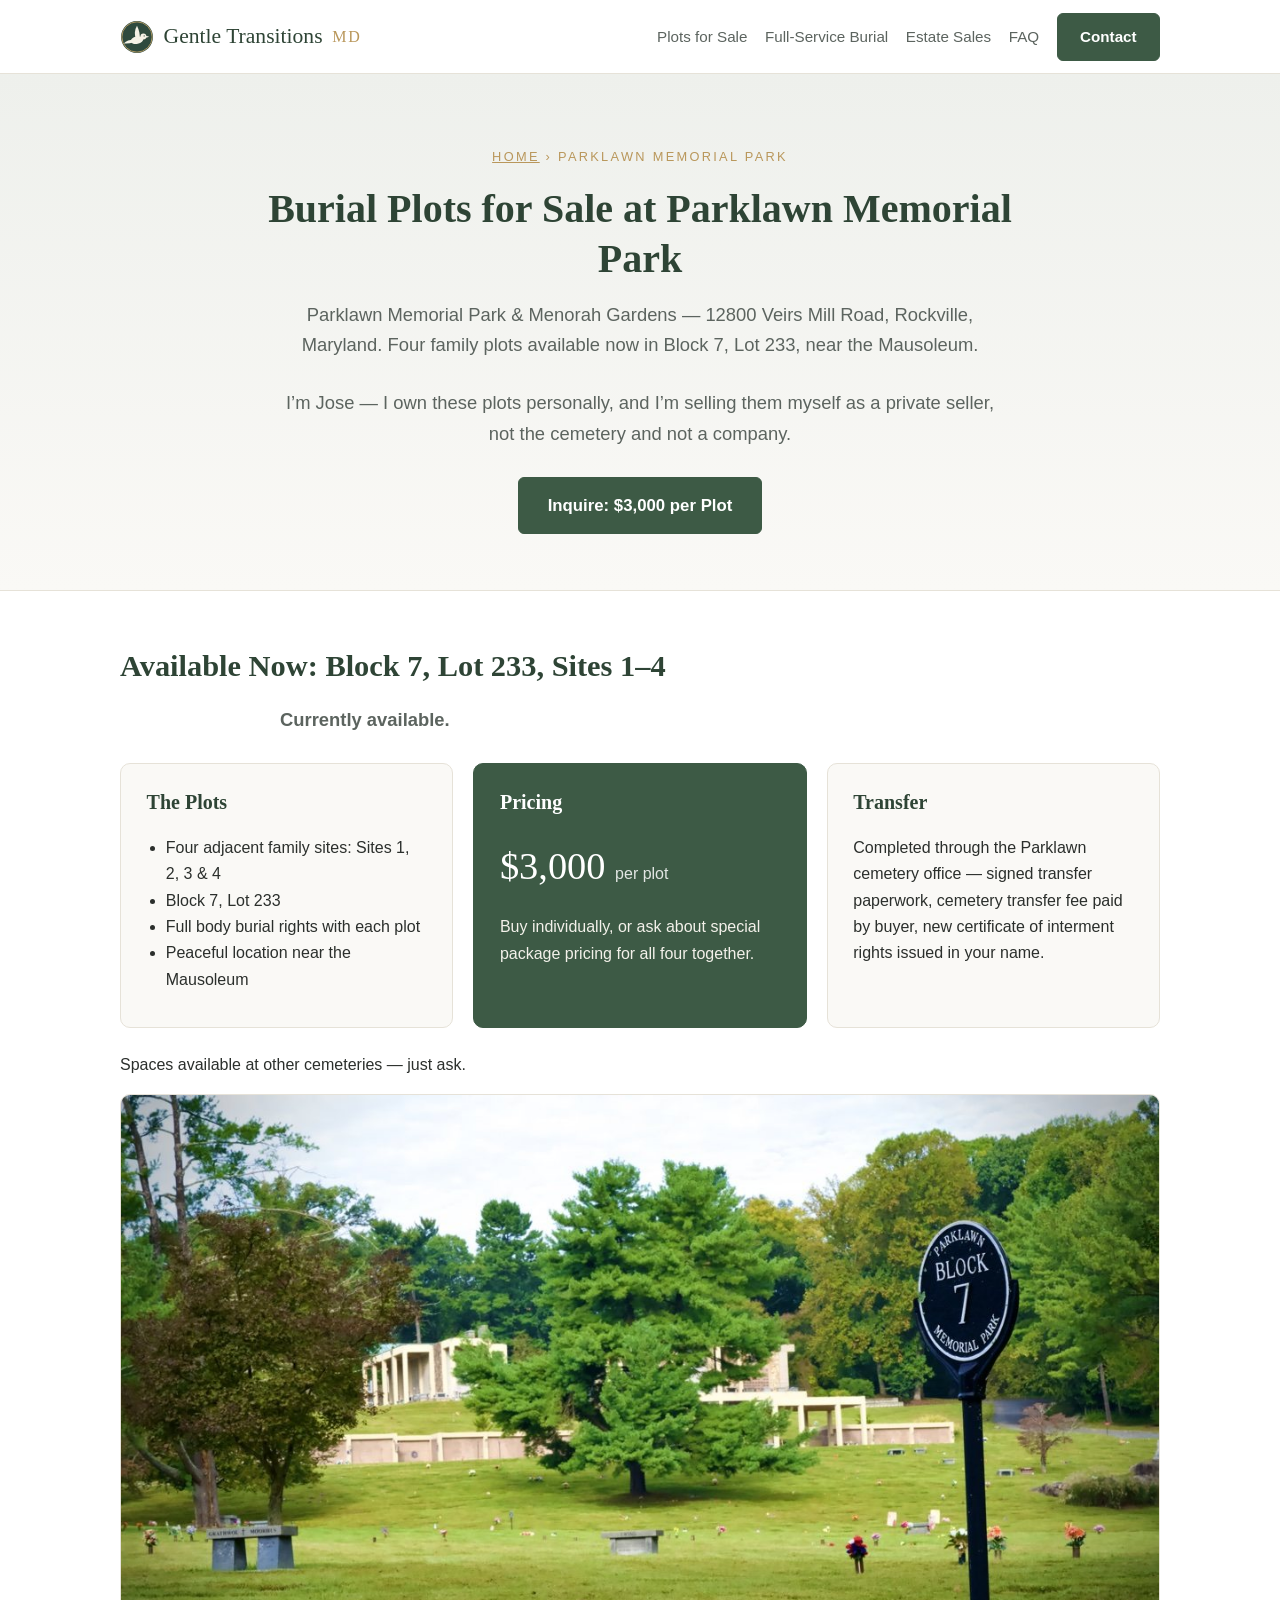
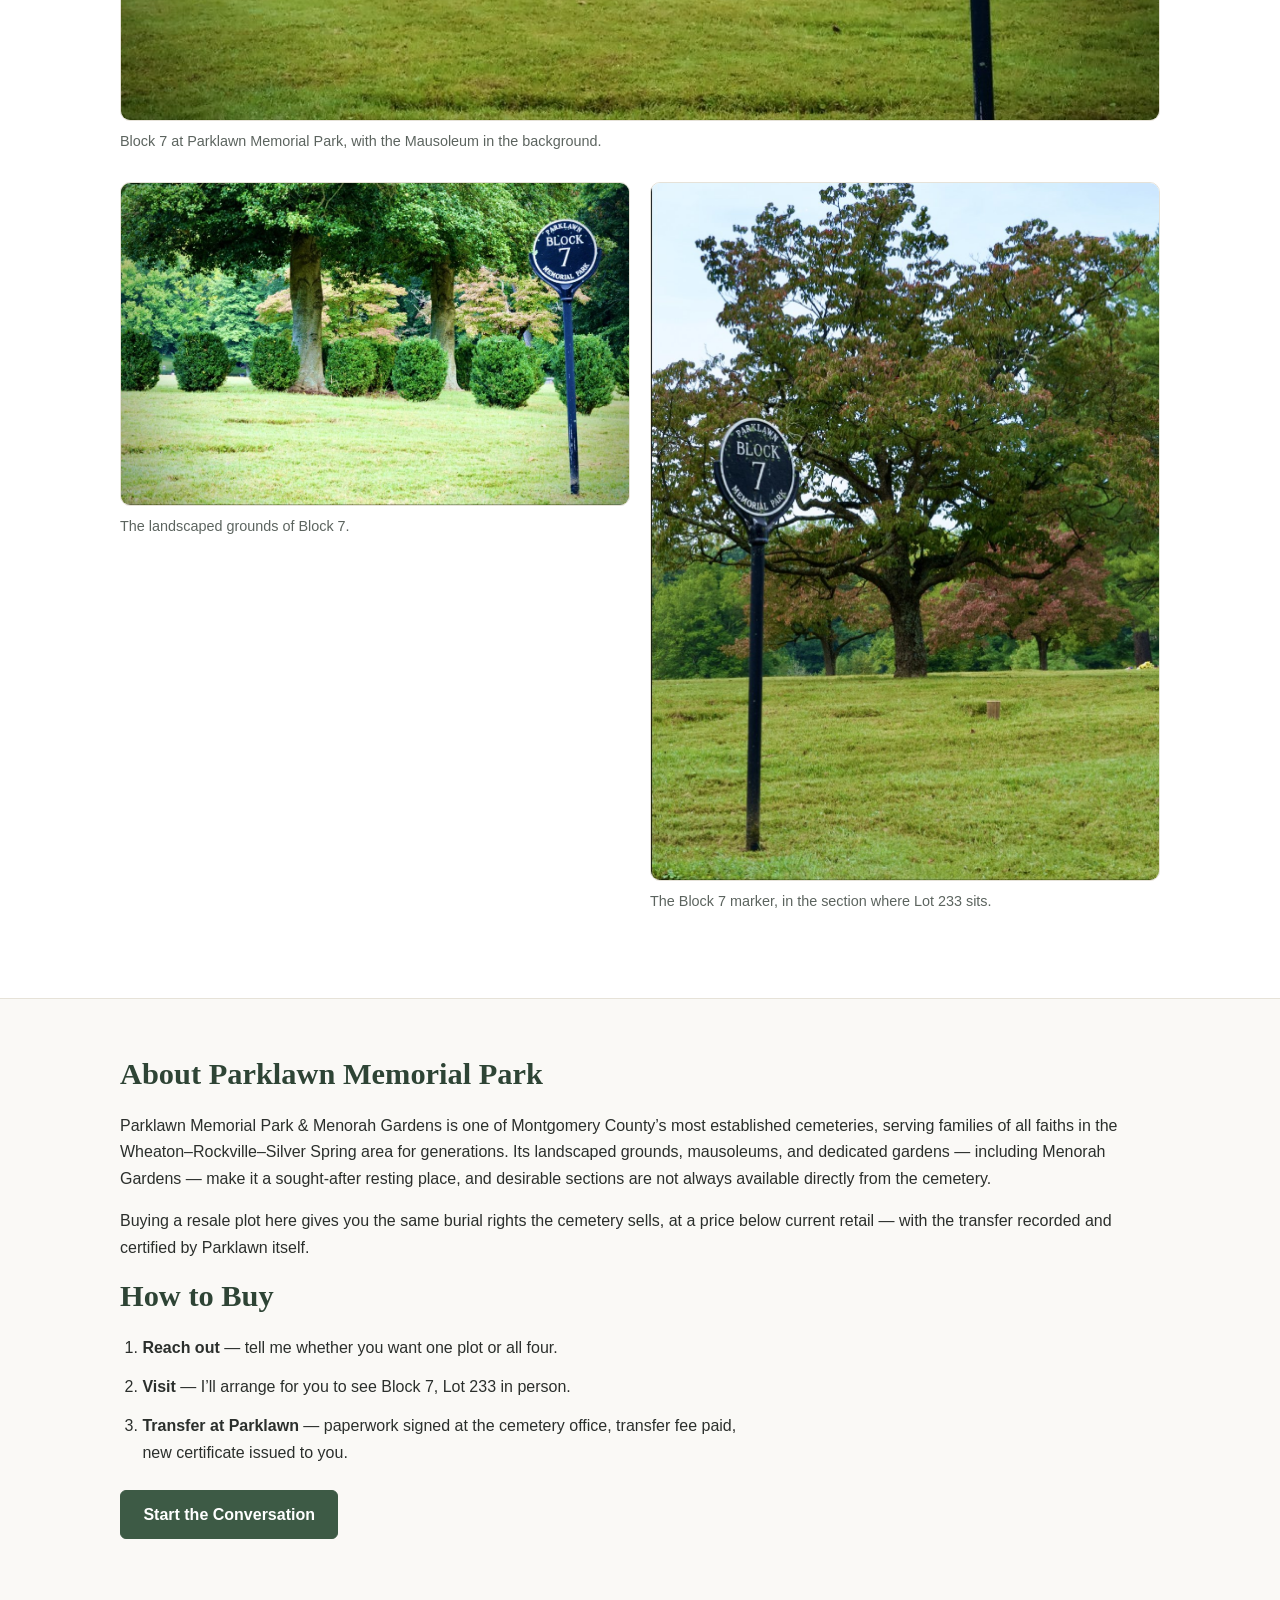
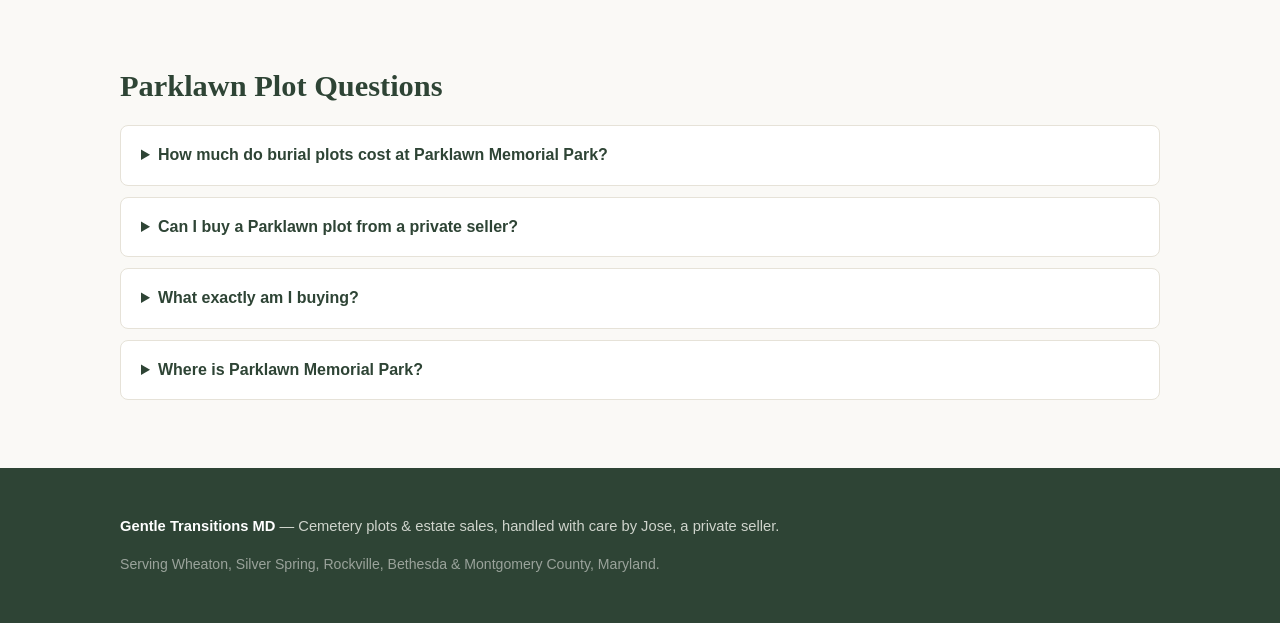
<file: parklawn-memorial-park-burial-plots.html>
<!DOCTYPE html>
<html lang="en">
<head>
<meta charset="UTF-8">
<meta name="viewport" content="width=device-width, initial-scale=1.0">
<title>Parklawn Memorial Park Burial Plots for Sale — Rockville MD | Gentle Transitions MD</title>
<meta name="description" content="Burial plots for sale at Parklawn Memorial Park & Menorah Gardens, Rockville MD. Four family plots — Block 7, Lot 233, Sites 1–4, near the Mausoleum. $3,000/plot. Full burial rights, transfer through the cemetery office.">
<link rel="canonical" href="https://gentletransitionsmd.com/parklawn-memorial-park-burial-plots.html">
<meta property="og:title" content="Parklawn Memorial Park Burial Plots for Sale | Gentle Transitions MD">
<meta property="og:description" content="Block 7, Lot 233, Sites 1–4. $3,000 per plot. Full burial rights near the Mausoleum.">
<meta property="og:type" content="website">
<meta property="og:url" content="https://gentletransitionsmd.com/parklawn-memorial-park-burial-plots.html">
<meta property="og:image" content="https://gentletransitionsmd.com/images/parklawn-memorial-park-block-7-mausoleum-view-rockville-md.jpg">
<meta property="og:image:width" content="1170">
<meta property="og:image:height" content="704">
<meta property="og:image:alt" content="Block 7 marker at Parklawn Memorial Park with the Mausoleum in the background">
<meta name="twitter:card" content="summary_large_image">
<meta name="twitter:title" content="Parklawn Memorial Park Burial Plots for Sale | Gentle Transitions MD">
<meta name="twitter:description" content="Block 7, Lot 233, Sites 1–4. $3,000 per plot. Full burial rights near the Mausoleum.">
<meta name="twitter:image" content="https://gentletransitionsmd.com/images/parklawn-memorial-park-block-7-mausoleum-view-rockville-md.jpg">
<link rel="icon" href="/favicon.ico" sizes="48x48">
<link rel="icon" type="image/png" sizes="48x48" href="/favicon-48x48.png">
<link rel="icon" type="image/png" sizes="192x192" href="/favicon-192x192.png">
<link rel="apple-touch-icon" href="/apple-touch-icon.png">
<link rel="icon" href="/favicon.svg" type="image/svg+xml">
<link rel="stylesheet" href="/styles.css">
<script type="application/ld+json">
{
  "@context": "https://schema.org",
  "@type": "FAQPage",
  "mainEntity": [
    {"@type": "Question", "name": "How much do burial plots cost at Parklawn Memorial Park?",
     "acceptedAnswer": {"@type": "Answer", "text": "Cemetery retail pricing varies by section. My resale plots in Block 7, Lot 233 are $3,000 per plot — typically below what the cemetery charges for comparable sections — with package pricing for all four."}},
    {"@type": "Question", "name": "Can I buy a Parklawn plot from a private seller?",
     "acceptedAnswer": {"@type": "Answer", "text": "Yes. Parklawn Memorial Park permits private transfers. Both parties sign the cemetery's transfer paperwork at the Parklawn office, the buyer pays the cemetery's transfer fee, and the cemetery issues a new certificate of interment rights."}},
    {"@type": "Question", "name": "What is included with these plots?",
     "acceptedAnswer": {"@type": "Answer", "text": "Each plot includes full body burial rights. Opening and closing (interment) fees are paid to the cemetery at the time of need, as with any plot purchase."}}
  ]
}
</script>
</head>
<body>
<header class="site-header">
  <div class="wrap">
    <a class="brand" href="/"><svg class="brand-mark" width="34" height="34" viewBox="0 0 64 64" aria-hidden="true"><circle cx="32" cy="32" r="30" fill="#2f4a3e"/><circle cx="32" cy="32" r="28.5" fill="none" stroke="#c9a86a" stroke-width="1.5"/><g fill="#f5f1e6"><path d="M25 37 C18 37, 12 39, 7 44 C13 44.5, 19 44, 25 42.5 Z"/><ellipse cx="32" cy="38" rx="12" ry="7" transform="rotate(-12 32 38)"/><path d="M30 36 C27 28, 27 19, 32 11 C36 19, 38 28, 37 35 Z"/><circle cx="44" cy="31" r="5.5"/><path d="M49 29.5 L55 31.5 L49 33.5 Z"/><circle cx="45.5" cy="30" r="1.1" fill="#2f4a3e"/></g></svg>Gentle Transitions <span>MD</span></a>
    <nav>
      <a href="/#plots">Plots for Sale</a>
      <a href="/full-service-burial.html">Full-Service Burial</a>
      <a href="/estate-sales.html">Estate Sales</a>
      <a href="/#faq">FAQ</a>
      <a href="/#contact" class="btn">Contact</a>
    </nav>
  </div>
</header>

<main>
<section class="hero">
  <div class="wrap">
    <p class="kicker"><a href="/">Home</a> &rsaquo; Parklawn Memorial Park</p>
    <h1>Burial Plots for Sale at Parklawn Memorial Park</h1>
    <p class="lede">Parklawn Memorial Park &amp; Menorah Gardens &mdash; 12800 Veirs Mill Road, Rockville, Maryland. Four family plots available now in Block 7, Lot 233, near the Mausoleum.</p>
    <p class="lede">I&rsquo;m Jose &mdash; I own these plots personally, and I&rsquo;m selling them myself as a private seller, not the cemetery and not a company.</p>
    <div class="hero-cta">
      <a href="/#contact" class="btn btn-large">Inquire: $3,000 per Plot</a>
    </div>
  </div>
</section>

<section class="listing">
  <div class="wrap">
    <h2>Available Now: Block 7, Lot 233, Sites 1&ndash;4</h2>
    <p class="lede"><strong>Currently available.</strong></p>
    <div class="cards">
      <div class="card">
        <h3>The Plots</h3>
        <ul>
          <li>Four adjacent family sites: Sites 1, 2, 3 &amp; 4</li>
          <li>Block 7, Lot 233</li>
          <li>Full body burial rights with each plot</li>
          <li>Peaceful location near the Mausoleum</li>
        </ul>
      </div>
      <div class="card highlight">
        <h3>Pricing</h3>
        <p class="price">$3,000 <span>per plot</span></p>
        <p>Buy individually, or ask about special package pricing for all four together.</p>
      </div>
      <div class="card">
        <h3>Transfer</h3>
        <p>Completed through the Parklawn cemetery office &mdash; signed transfer paperwork, cemetery transfer fee paid by buyer, new certificate of interment rights issued in your name.</p>
      </div>
    </div>
    <p>Spaces available at other cemeteries &mdash; just ask.</p>
    <figure class="listing-figure">
      <img src="/images/parklawn-memorial-park-block-7-mausoleum-view-rockville-md.jpg" alt="Block 7 marker at Parklawn Memorial Park with the Mausoleum in the background" width="1170" height="704" loading="lazy">
      <figcaption>Block 7 at Parklawn Memorial Park, with the Mausoleum in the background.</figcaption>
    </figure>
    <div class="listing-gallery">
      <figure>
        <img src="/images/parklawn-memorial-park-block-7-grounds-rockville-md.jpg" alt="Block 7 marker overlooking the landscaped grounds of Parklawn Memorial Park" width="1170" height="741" loading="lazy">
        <figcaption>The landscaped grounds of Block 7.</figcaption>
      </figure>
      <figure>
        <img src="/images/parklawn-memorial-park-block-7-marker-tree-rockville-md.jpg" alt="Block 7 marker beside a mature tree at Parklawn Memorial Park" width="1021" height="1400" loading="lazy">
        <figcaption>The Block 7 marker, in the section where Lot 233 sits.</figcaption>
      </figure>
    </div>
  </div>
</section>

<section class="why">
  <div class="wrap">
    <h2>About Parklawn Memorial Park</h2>
    <p>Parklawn Memorial Park &amp; Menorah Gardens is one of Montgomery County&rsquo;s most established cemeteries, serving families of all faiths in the Wheaton&ndash;Rockville&ndash;Silver Spring area for generations. Its landscaped grounds, mausoleums, and dedicated gardens &mdash; including Menorah Gardens &mdash; make it a sought-after resting place, and desirable sections are not always available directly from the cemetery.</p>
    <p>Buying a resale plot here gives you the same burial rights the cemetery sells, at a price below current retail &mdash; with the transfer recorded and certified by Parklawn itself.</p>
    <h2>How to Buy</h2>
    <ol class="steps">
      <li><strong>Reach out</strong> &mdash; tell me whether you want one plot or all four.</li>
      <li><strong>Visit</strong> &mdash; I&rsquo;ll arrange for you to see Block 7, Lot 233 in person.</li>
      <li><strong>Transfer at Parklawn</strong> &mdash; paperwork signed at the cemetery office, transfer fee paid, new certificate issued to you.</li>
    </ol>
    <p><a href="/#contact" class="btn">Start the Conversation</a></p>
  </div>
</section>

<section class="faq">
  <div class="wrap">
    <h2>Parklawn Plot Questions</h2>
    <details>
      <summary>How much do burial plots cost at Parklawn Memorial Park?</summary>
      <p>Cemetery retail pricing varies by section and availability. These resale plots in Block 7, Lot 233 are $3,000 per plot &mdash; typically below what the cemetery charges for comparable sections &mdash; with package pricing available for all four.</p>
    </details>
    <details>
      <summary>Can I buy a Parklawn plot from a private seller?</summary>
      <p>Yes. Parklawn permits private transfers: both parties sign the cemetery&rsquo;s transfer paperwork at the Parklawn office, the buyer pays the cemetery&rsquo;s transfer fee, and the cemetery issues a new certificate of interment rights.</p>
    </details>
    <details>
      <summary>What exactly am I buying?</summary>
      <p>The right of interment (full body burial rights) for each plot. Opening and closing fees are paid to the cemetery at the time of need &mdash; standard for every burial plot purchase.</p>
    </details>
    <details>
      <summary>Where is Parklawn Memorial Park?</summary>
      <p>12800 Veirs Mill Road, Rockville, Maryland &mdash; serving the Wheaton, Rockville, Silver Spring, and greater Montgomery County area.</p>
    </details>
  </div>
</section>
</main>

<footer>
  <div class="wrap">
    <p><strong>Gentle Transitions MD</strong> &mdash; Cemetery plots &amp; estate sales, handled with care by Jose, a private seller.</p>
    <p class="fine">Serving Wheaton, Silver Spring, Rockville, Bethesda &amp; Montgomery County, Maryland.</p>
  </div>
</footer>
</body>
</html>
</file>
<file: styles.css>
/* Gentle Transitions MD — calm, dignified, fast. No frameworks. */
:root {
  --ink: #2b2f2c;
  --muted: #5c645f;
  --paper: #faf9f6;
  --card: #ffffff;
  --green: #3d5a45;
  --green-dark: #2e4435;
  --gold: #b9975b;
  --line: #e6e2d8;
}
* { box-sizing: border-box; }
html { scroll-behavior: smooth; }
body {
  margin: 0;
  font-family: -apple-system, BlinkMacSystemFont, "Segoe UI", Roboto, Helvetica, Arial, sans-serif;
  color: var(--ink);
  background: var(--paper);
  line-height: 1.65;
}
.wrap { max-width: 1080px; margin: 0 auto; padding: 0 1.25rem; }

h1, h2, h3 {
  font-family: Georgia, "Times New Roman", serif;
  line-height: 1.25;
  color: var(--green-dark);
}
h2 { font-size: 1.9rem; margin: 0 0 1.25rem; }

/* header */
.site-header {
  background: var(--card);
  border-bottom: 1px solid var(--line);
  position: sticky; top: 0; z-index: 10;
}
.site-header .wrap {
  display: flex; align-items: center; justify-content: space-between;
  padding-top: .8rem; padding-bottom: .8rem;
}
.brand { font-family: Georgia, serif; font-size: 1.35rem; color: var(--green-dark); text-decoration: none; display: inline-flex; align-items: center; gap: .6rem; white-space: nowrap; }
.brand-mark { width: 34px; height: 34px; flex: none; }
.brand span { color: var(--gold); font-size: 1rem; letter-spacing: .12em; }
.site-header nav { display: flex; gap: 1.1rem; align-items: center; }
.site-header nav a { color: var(--muted); text-decoration: none; font-size: .95rem; }
.site-header nav a:hover { color: var(--green-dark); }

/* buttons */
.btn {
  display: inline-block;
  background: var(--green); color: #fff !important;
  padding: .65rem 1.4rem; border-radius: 6px;
  text-decoration: none; font-weight: 600; border: 1px solid var(--green);
}
.btn:hover { background: var(--green-dark); }
.btn-large { font-size: 1.05rem; padding: .85rem 1.8rem; }
.btn-ghost { background: transparent; color: var(--green-dark) !important; }
.btn-ghost:hover { background: #eef0ec; }

/* hero */
.hero {
  background: linear-gradient(180deg, #eef0ec 0%, var(--paper) 100%);
  padding: 4.5rem 0 3.5rem;
  text-align: center;
}
.kicker {
  text-transform: uppercase; letter-spacing: .18em; font-size: .8rem;
  color: var(--gold); margin: 0 0 1rem;
}
.kicker a { color: var(--gold); }
.hero h1 { font-size: 2.5rem; margin: 0 0 1rem; max-width: 800px; margin-left: auto; margin-right: auto; }
.lede { font-size: 1.15rem; color: var(--muted); max-width: 720px; margin: 0 auto 1.75rem; }
.hero-cta { display: flex; gap: .9rem; justify-content: center; flex-wrap: wrap; }

/* sections */
section { padding: 3.5rem 0; }
.listing { background: var(--card); border-top: 1px solid var(--line); border-bottom: 1px solid var(--line); }
.cards { display: grid; grid-template-columns: repeat(auto-fit, minmax(280px, 1fr)); gap: 1.25rem; margin-bottom: 1.5rem; }
.card {
  background: var(--paper); border: 1px solid var(--line);
  border-radius: 10px; padding: 1.6rem;
}
.card h3 { margin-top: 0; font-size: 1.25rem; }
.card ul { margin: .5rem 0; padding-left: 1.2rem; }
.card.highlight { background: var(--green); color: #f3f1ea; border-color: var(--green); }
.card.highlight h3 { color: #fff; }
.price { font-family: Georgia, serif; font-size: 2.4rem; margin: .25rem 0; color: #fff; }
.price span { font-size: 1rem; font-family: -apple-system, sans-serif; opacity: .85; }
.card.highlight .btn { background: #fff; color: var(--green-dark) !important; border-color: #fff; margin-top: .75rem; }
.fine { font-size: .88rem; color: var(--muted); }
.listing-figure { margin: 0 0 1.75rem; }
.listing-figure img { width: 100%; height: auto; border-radius: 10px; border: 1px solid var(--line); display: block; }
.listing-figure figcaption { font-size: .9rem; color: var(--muted); margin-top: .6rem; }
.listing-gallery { display: grid; grid-template-columns: 1fr 1fr; gap: 1.25rem; margin: 0 0 1.75rem; }
.listing-gallery figure { margin: 0; }
.listing-gallery img { width: 100%; height: auto; border-radius: 10px; border: 1px solid var(--line); display: block; }
.listing-gallery figcaption { font-size: .9rem; color: var(--muted); margin-top: .6rem; }
@media (max-width: 720px) { .listing-gallery { grid-template-columns: 1fr; } }

.cols { display: grid; grid-template-columns: repeat(auto-fit, minmax(260px, 1fr)); gap: 1.75rem; }
.cols h3 { font-size: 1.2rem; margin-bottom: .4rem; }
.cols p { color: var(--muted); margin-top: 0; }

.estates { background: var(--green-dark); color: #eef0ec; text-align: center; }
.estates h2, .estates .lede { color: #f3f1ea; }
.estates .btn-ghost { color: #fff !important; border-color: rgba(255,255,255,.5); }
.estates .btn-ghost:hover { background: rgba(255,255,255,.12); }

.steps { max-width: 640px; margin: 0 0 1.5rem; padding-left: 1.4rem; }
.steps li { margin-bottom: .8rem; }

/* faq */
.faq details {
  background: var(--card); border: 1px solid var(--line);
  border-radius: 8px; padding: 1rem 1.25rem; margin-bottom: .7rem;
}
.faq summary { cursor: pointer; font-weight: 600; color: var(--green-dark); }
.faq summary::-webkit-details-marker { color: var(--gold); }
.faq details p { color: var(--muted); margin: .6rem 0 0; }
.faq a { color: var(--green); }

/* contact */
.contact { background: var(--card); border-top: 1px solid var(--line); }
.contact-grid { display: grid; grid-template-columns: 1.2fr .8fr; gap: 2.5rem; }
form label { display: block; margin-bottom: 1rem; font-weight: 600; font-size: .92rem; }
form input, form select, form textarea {
  display: block; width: 100%; margin-top: .35rem;
  padding: .7rem .8rem; border: 1px solid var(--line); border-radius: 6px;
  font-size: 1rem; font-family: inherit; background: var(--paper);
}
form button { border: none; cursor: pointer; }
.contact-alt h3 { margin-top: 0; }
.contact-alt a { color: var(--green); font-size: 1.15rem; }
.contact-simple { text-align: center; display: block; }
.phone-big {
  font-family: Georgia, serif; font-size: 2.6rem; color: var(--green-dark);
  text-decoration: none; font-weight: 700;
}
.phone-big:hover { color: var(--green); }

footer { background: var(--green-dark); color: #cfd4cc; padding: 2rem 0; font-size: .92rem; }
footer strong { color: #fff; }
footer .fine { color: #9aa39b; }

@media (max-width: 720px) {
  .hero h1 { font-size: 1.9rem; }
  .contact-grid { grid-template-columns: 1fr; }
  .site-header nav a:not(.btn) { display: none; }
  .brand { font-size: 1.05rem; gap: .45rem; }
  .brand-mark { width: 28px; height: 28px; }
}
</file>
